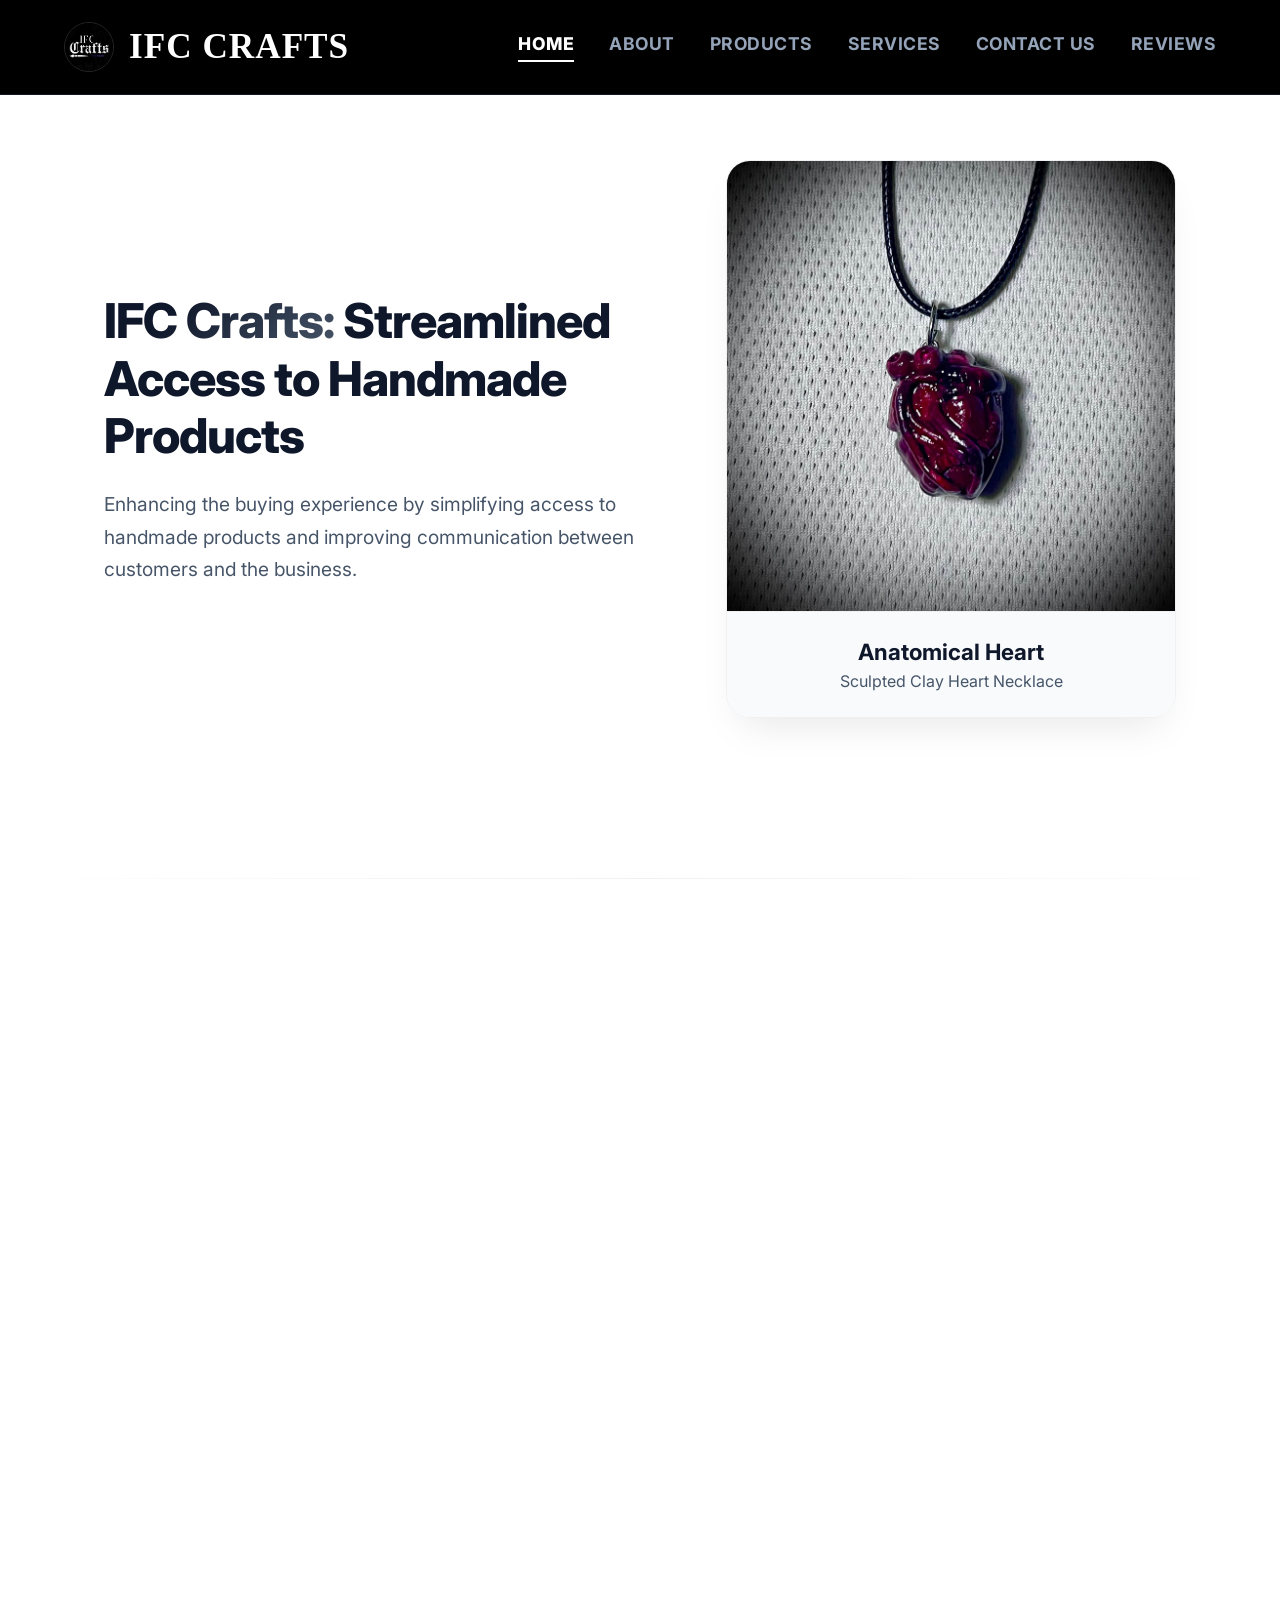
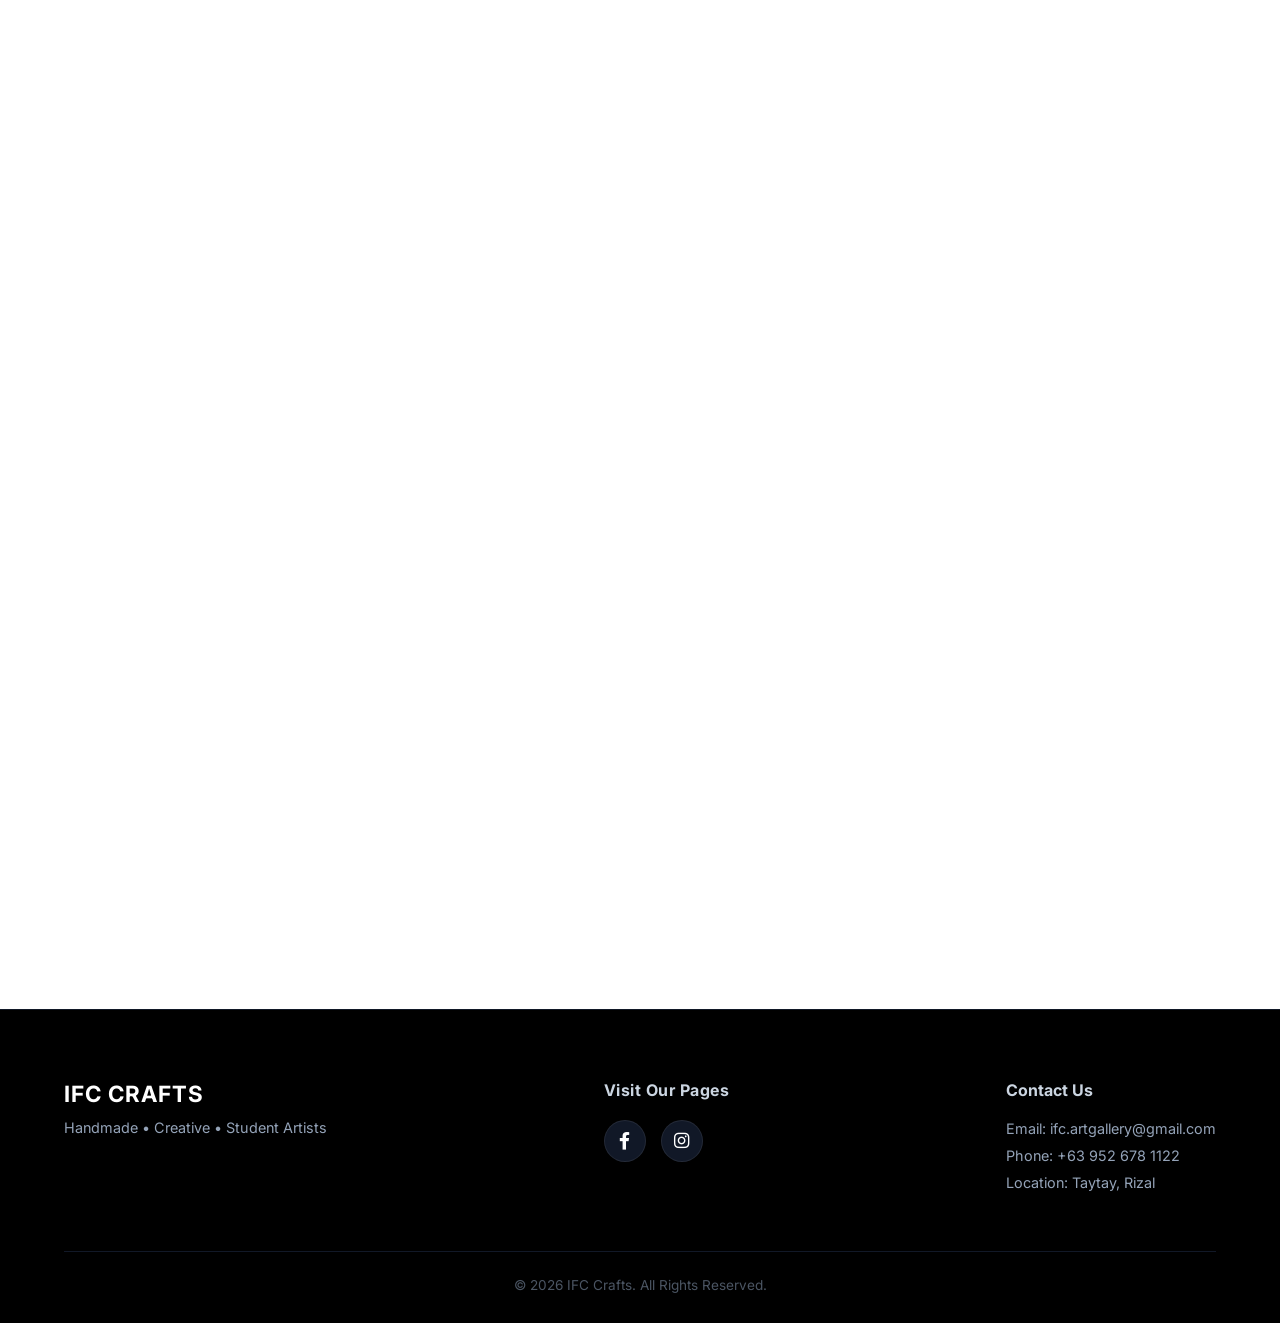
<file: index.html>
<!DOCTYPE html>
<html lang="en">
<head>
    <meta charset="UTF-8">
    <meta name="viewport" content="width=device-width, initial-scale=1.0">
    <title>IFC Crafts - Homepage</title>
    <link rel="preconnect" href="https://fonts.googleapis.com">
    <link rel="preconnect" href="https://fonts.gstatic.com" crossorigin>
    <link href="https://fonts.googleapis.com/css2?family=Inter:wght@400;700&family=The+Seasons&display=swap" rel="stylesheet">
    <link rel="stylesheet" href="styles/style.css">
    <link rel="stylesheet" href="https://cdnjs.cloudflare.com/ajax/libs/font-awesome/6.0.0/css/all.min.css">
</head>
<body>

    <header class="navbar">
        <div class="nav-container">
            <div class="logo-area">
                <img src="pics/Logo.jpg" alt="IFC Crafts Logo" class="nav-logo">
                <span class="brand-name">IFC CRAFTS</span>
            </div>
            
            <input type="checkbox" id="menu-toggle" class="menu-toggle">
            <label for="menu-toggle" class="hamburger">
                <span></span>
                <span></span>
                <span></span>
            </label>

            <nav class="nav-links">
                <a href="#home">HOME</a>
                <a href="#about">ABOUT</a>
                <a href="products.html">PRODUCTS</a>
                <a href="services.html">SERVICES</a>
                <a href="#contact">CONTACT US</a>
                <a href="reviews.html">REVIEWS</a> 
            </nav>
        </div>
    </header>

    <main class="main-wrapper">

        <section id="home" class="section-container home-section reveal">
            <div class="home-text">
                <h1 class="premium-fade-up header-glow"><span class="highlight-text">IFC Crafts:</span> Streamlined Access to Handmade Products</h1>
                <p class="premium-fade-up link-delay-1 home-subtext">Enhancing the buying experience by simplifying access to handmade products and improving communication between customers and the business.</p>
            </div>
            
            <div class="carousel-wrapper single-card-carousel premium-scale-in link-delay-2 glow-container">
                <div class="carousel-track-container">
                    <div class="carousel-track" id="auto-track">
                        
                        <div class="product-card">
                            <div class="card-image-wrapper">
                                <img src="pics/heartPendant.jpg" alt="Anatomical Heart Pendant" class="card-img">
                            </div>
                            <div class="card-info">
                                <h4>Anatomical Heart</h4>
                                <p>Sculpted Clay Heart Necklace</p>
                            </div>
                        </div>
                        
                        <div class="product-card">
                            <div class="card-image-wrapper">
                                <img src="pics/keychain2.jpg" alt="Tamagotchi Style Keychains" class="card-img">
                            </div>
                            <div class="card-info">
                                <h4>Retro Console Accents</h4>
                                <p>Handmade Miniature Clay Keychains</p>
                            </div>
                        </div>

                        <div class="product-card">
                            <div class="card-image-wrapper">
                                <img src="pics/henna2.jpg" alt="Floral Henna Design" class="card-img">
                            </div>
                            <div class="card-info">
                                <h4>Floral Henna Art</h4>
                                <p>Elegantly Linked Hand Elements</p>
                            </div>
                        </div>

                        <div class="product-card">
                            <div class="card-image-wrapper">
                                <img src="pics/stareyePendant.jpg" alt="Star Eye Pendant" class="card-img">
                            </div>
                            <div class="card-info">
                                <h4>Cosmic Eye Star</h4>
                                <p>Surrealist Statement Cord Pendant</p>
                            </div>
                        </div>

                        <div class="product-card">
                            <div class="card-image-wrapper">
                                <img src="pics/keychain3.jpg" alt="Bear Riceball Keychains" class="card-img">
                            </div>
                            <div class="card-info">
                                <h4>Onigiri Friends</h4>
                                <p>Cute Sculpted Riceball Trinkets</p>
                            </div>
                        </div>

                        <div class="product-card">
                            <div class="card-image-wrapper">
                                <img src="pics/henna.jpg" alt="Sun and Moon Henna Art" class="card-img">
                            </div>
                            <div class="card-info">
                                <h4>Celestial Henna</h4>
                                <p>Custom Sun & Moon Temporary Ink</p>
                            </div>
                        </div>

                        <div class="product-card">
                            <div class="card-image-wrapper">
                                <img src="pics/keychain.jpg" alt="White Seal Keychains" class="card-img">
                            </div>
                            <div class="card-info">
                                <h4>Seal Friends</h4>
                                <p>Handmade Cute Chubby Seal Trinkets</p>
                            </div>
                        </div>

                        <div class="product-card">
                            <div class="card-image-wrapper">
                                <img src="pics/henna3.jpg" alt="Red Bow Henna Tattoo 888" class="card-img">
                            </div>
                            <div class="card-info">
                                <h4>Coquette Ribbon Art</h4>
                                <p>Minimalist Tinted Line Illustration</p>
                            </div>
                        </div>

                    </div>
                </div>
            </div>
        </section>

        <hr class="section-divider">

        <section id="about" class="section-container about-section reveal">
            <div class="about-logo-wrapper premium-scale-in">
                <img src="pics/Logo.jpg" alt="IFC Crafts Large Logo" class="about-big-logo">
            </div>
    
            <div class="about-text">
                <h2 class="gothic-title premium-fade-up highlight-text">About Us</h2>
                <p class="subtitle premium-fade-up link-delay-1">Learn more about our business</p>
        
                <h3 class="premium-fade-up link-delay-2 text-black">Crafting Creativity with Purpose</h3>
                <p class="description premium-fade-up link-delay-3">
                IFC Crafts is a handmade craft business run by student artists, dedicated to providing customers with unique, high-quality, and personalized products such as necklaces, keychains, and henna art. The business aims to deliver a more organized and efficient experience by making product browsing, pricing, and ordering easier and more accessible. Through creativity and craftsmanship, IFC Crafts connects local artistry with customers in a more structured and convenient way.
                </p>
            </div>
        </section>
        <section id="contact" class="section-container contact-section reveal">
            <h2 class="gothic-title center-text premium-fade-up highlight-text">Contact Us</h2>
            
            <div class="form-container premium-fade-up link-delay-1 form-glow">
                <form action="https://formspree.io/f/YOUR_UNIQUE_ID" method="POST">
                    <div class="input-group">
                        <label for="email">Email</label>
                        <input type="email" id="email" name="email" required placeholder="your.email@example.com">
                    </div>
    
                    <div class="input-group">
                        <label for="subject">Subject</label>
                        <input type="text" id="subject" name="_subject" required placeholder="How can we help?">
                    </div>
    
                    <div class="input-group">
                        <label for="message">Message</label>
                        <textarea id="message" name="message" rows="6" required placeholder="Type your inquiry details here..."></textarea>
                    </div>
    
                <button type="submit" class="submit-btn">
                    Send Message <i class="fas fa-paper-plane" style="margin-left: 8px; font-size: 0.85rem;"></i>
                </button>
                </form>
            </div>
        </section>

    </main>

    <footer class="footer">
        <div class="footer-container">
            <div class="footer-brand">
                <h3>IFC CRAFTS</h3>
                <p>Handmade • Creative • Student Artists</p>
            </div>
            
            <div class="footer-socials">
                <h4>Visit Our Pages</h4>
                    <div class="social-icons">
                    <a href="https://www.facebook.com/share/1FCM4HD3Uy/" target="_blank" class="social-icon fb">
                    <i class="fab fa-facebook-f"></i>
                </a>
                    <a href="https://www.instagram.com/ifc_crafts?fbclid=IwY2xjawR9bL9leHRuA2FlbQIxMABicmlkETFLREZkOW5oRlUwV1p0SmI2c3J0YwZhcHBfaWQQMjIyMDM5MTc4ODIwMDg5MgABHqOFW1DUT4je-uGwDYlBzD3nbKcqX8M3lHsp7Jydc3wK8p5hkFXS-ncKt6j0_aem_1enSv-P-OlO4m32z-_7O_g" target="_blank" class="social-icon ig">
                     <i class="fab fa-instagram"></i>
                </a>
                    </div>
             </div>
            
            <div class="footer-contact">
                <h4>Contact Us</h4>
                <p>Email: ifc.artgallery@gmail.com</p>
                <p>Phone: +63 952 678 1122</p>
                <p>Location: Taytay, Rizal</p>
            </div>
        </div>
        <div class="footer-bottom">
            <p>&copy; 2026 IFC Crafts. All Rights Reserved.</p>
        </div>
    </footer>

    <script>
        const track = document.getElementById('auto-track');
        const cards = Array.from(track.children);
        
        const firstClone = cards[0].cloneNode(true);
        track.appendChild(firstClone);
        
        let currentIndex = 0;
        const totalCards = cards.length;
        const slideSpeed = 2000; 
        let slideInterval;

        function startSlideLoop() {
            slideInterval = setInterval(() => {
                currentIndex++;
                track.style.transition = "transform 0.8s cubic-bezier(0.2, 1, 0.2, 1)"; 
                track.style.transform = `translateX(-${currentIndex * 100}%)`;

                if (currentIndex === totalCards) {
                    setTimeout(() => {
                        track.style.transition = "none";
                        currentIndex = 0;
                        track.style.transform = `translateX(0%)`;
                    }, 800); 
                }
            }, slideSpeed);
        }

        startSlideLoop();
        track.addEventListener('mouseenter', () => clearInterval(slideInterval));
        track.addEventListener('mouseleave', startSlideLoop);
        
        const sections = document.querySelectorAll('section[id]');
        const navLinks = document.querySelectorAll('.nav-links a');

        const observerOptions = {
            root: null,
            rootMargin: '-45% 0px -45% 0px', 
            threshold: 0.05
        };

        const sectionObserver = new IntersectionObserver((entries) => {
            entries.forEach(entry => {
                if (entry.isIntersecting) {
                    // 1. Navbar dynamic underlining update
                    const activeId = entry.target.getAttribute('id');
                    navLinks.forEach(link => {
                        link.classList.remove('active');
                        if (link.getAttribute('href') === `#${activeId}`) {
                            link.classList.add('active');
                        }
                    });

                    entry.target.classList.add('active-scroll');
                } else {
                    entry.target.classList.remove('active-scroll');
                }
            });
        }, observerOptions);

        sections.forEach(section => sectionObserver.observe(section));

        document.querySelectorAll('.nav-links a').forEach(link => {
            link.addEventListener('click', () => {
                document.getElementById('menu-toggle').checked = false;
            });
        });

        document.querySelector("form").addEventListener("submit", function(e) {
            e.preventDefault(); 
    
            const formContainer = document.querySelector(".form-container");
            formContainer.innerHTML = `
                <div style="text-align: center; padding: 50px;">
                    <i class="fas fa-check-circle" style="font-size: 3rem; color: #10b981; margin-bottom: 20px;"></i>
                    <h3>Message Sent Successfully!</h3>
                    <p>Thank you for reaching out. We will get back to you soon.</p>
                </div>
            `;
        });
    </script>
</body>
</html>
</file>
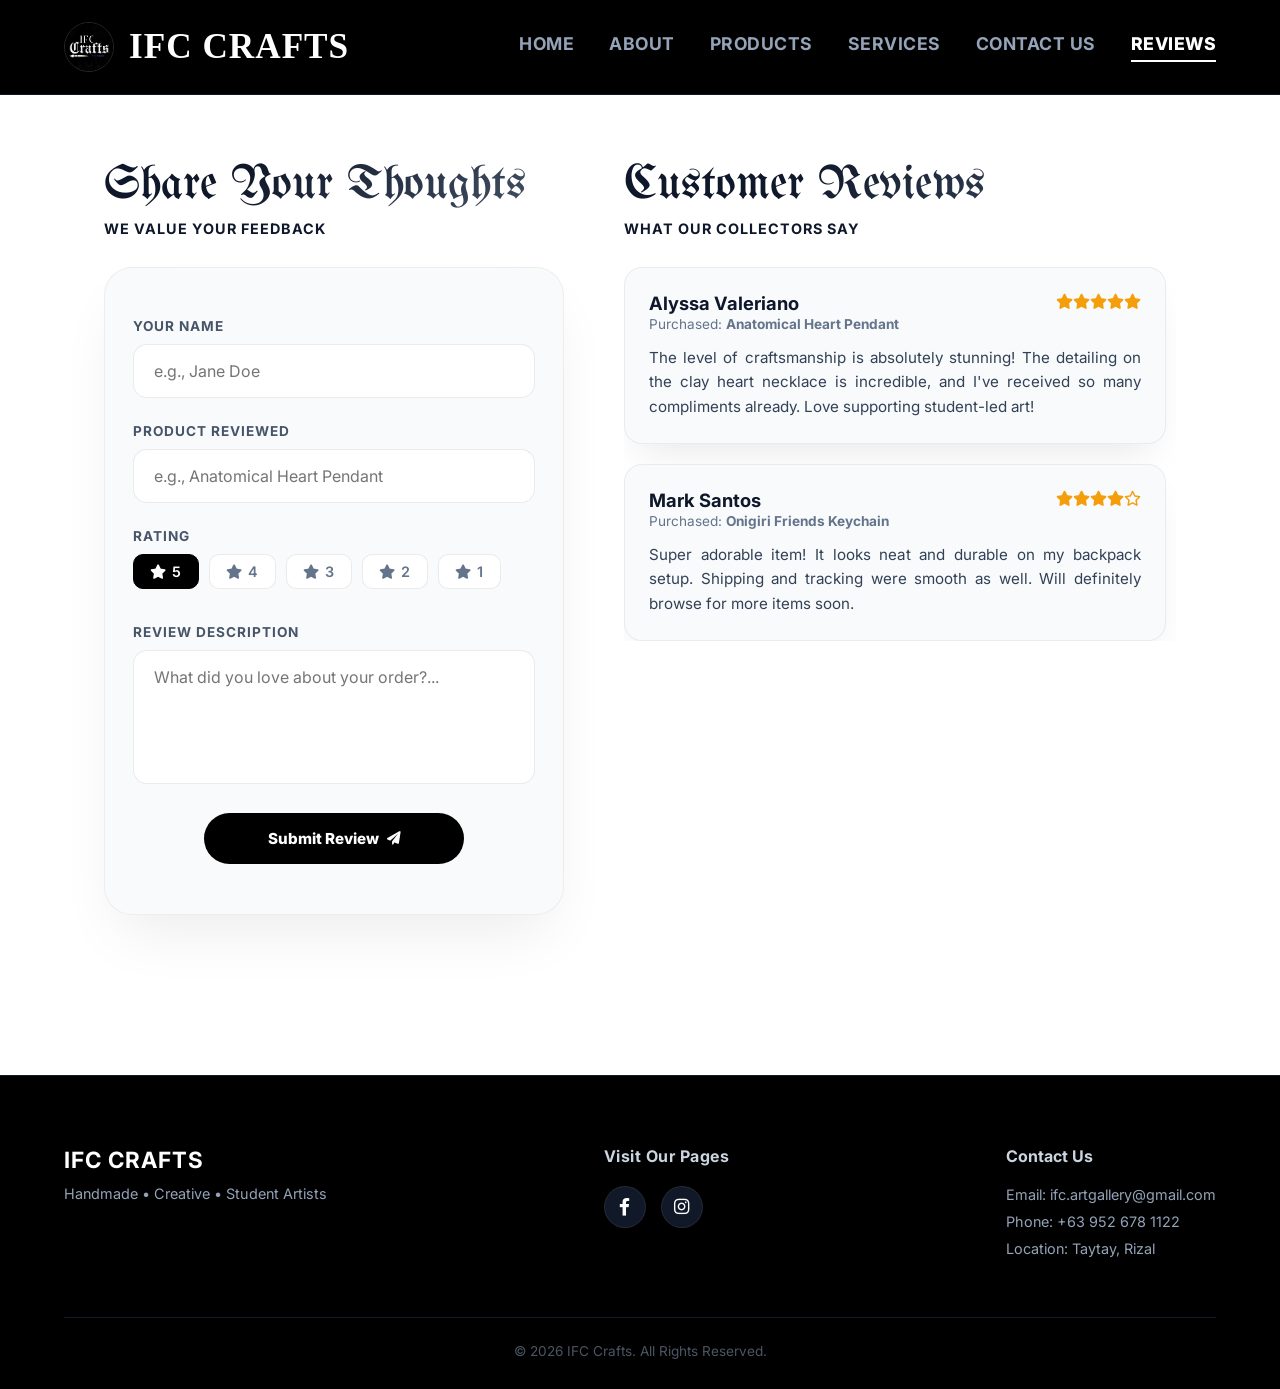
<file: reviews.html>
<!DOCTYPE html>
<html lang="en">
<head>
    <meta charset="UTF-8">
    <meta name="viewport" content="width=device-width, initial-scale=1.0">
    <title>IFC Crafts - Reviews</title>
    <link rel="preconnect" href="https://fonts.googleapis.com">
    <link rel="preconnect" href="https://fonts.gstatic.com" crossorigin>
    <link href="https://fonts.googleapis.com/css2?family=Inter:wght@400;700&family=The+Seasons&display=swap" rel="stylesheet">
    <link rel="stylesheet" href="styles/style.css">
    <link rel="stylesheet" href="https://cdnjs.cloudflare.com/ajax/libs/font-awesome/6.0.0/css/all.min.css">
</head>
<body>

    <header class="navbar">
        <div class="nav-container">
            <div class="logo-area">
                <img src="pics/Logo.jpg" alt="IFC Crafts Logo" class="nav-logo">
                <span class="brand-name">IFC CRAFTS</span>
            </div>
           
            <input type="checkbox" id="menu-toggle" class="menu-toggle">
            <label for="menu-toggle" class="hamburger">
                <span></span>
                <span></span>
                <span></span>
            </label>

            <nav class="nav-links">
                <a href="index.html">HOME</a>
                <a href="index.html#about">ABOUT</a>
                <a href="products.html">PRODUCTS</a>
                <a href="services.html">SERVICES</a>
                <a href="index.html#contact">CONTACT US</a>
                <a href="reviews.html" class="active">REVIEWS</a>
            </nav>
        </div>
    </header>

    <main class="main-wrapper">
        
        <section id="reviews-section" class="section-container reviews-page-layout reveal active-scroll">
            
            <div class="review-form-wrapper premium-fade-up">
                <h2 class="gothic-title highlight-text">Share Your Thoughts</h2>
                <p class="subtitle text-black" style="margin-bottom: 30px; font-weight: 700; text-transform: uppercase; letter-spacing: 1px; font-size: 0.9rem;">We value your feedback</p>
                
                <div class="form-container form-glow" style="max-width: 100%; margin: 0;">
                    <form id="reviewForm">
                        <div class="input-group">
                            <label for="reviewerName">Your Name</label>
                            <input type="text" id="reviewerName" required placeholder="e.g., Jane Doe">
                        </div>
           
                        <div class="input-group">
                            <label for="productSelected">Product Reviewed</label>
                            <input type="text" id="productSelected" required placeholder="e.g., Anatomical Heart Pendant">
                        </div>

                        <div class="input-group">
                            <label>Rating</label>
                            <div class="rating-select">
                                <input type="radio" name="ratingStar" id="star5" value="5" checked><label for="star5"><i class="fas fa-star"></i> 5</label>
                                <input type="radio" name="ratingStar" id="star4" value="4"><label for="star4"><i class="fas fa-star"></i> 4</label>
                                <input type="radio" name="ratingStar" id="star3" value="3"><label for="star3"><i class="fas fa-star"></i> 3</label>
                                <input type="radio" name="ratingStar" id="star2" value="2"><label for="star2"><i class="fas fa-star"></i> 2</label>
                                <input type="radio" name="ratingStar" id="star1" value="1"><label for="star1"><i class="fas fa-star"></i> 1</label>
                            </div>
                        </div>
           
                        <div class="input-group">
                            <label for="reviewMessage">Review Description</label>
                            <textarea id="reviewMessage" rows="5" required placeholder="What did you love about your order?..."></textarea>
                        </div>
           
                        <button type="submit" class="submit-btn">
                            Submit Review <i class="fas fa-paper-plane" style="margin-left: 8px; font-size: 0.85rem;"></i>
                        </button>
                    </form>
                </div>
            </div>

            <div class="reviews-feed-wrapper premium-scale-in link-delay-1">
                <h2 class="gothic-title highlight-text">Customer Reviews</h2>
                <p class="subtitle text-black" style="margin-bottom: 30px; font-weight: 700; text-transform: uppercase; letter-spacing: 1px; font-size: 0.9rem;">What our collectors say</p>
                
                <div class="reviews-feed" id="reviewsFeed">
                    
                    <div class="review-card glow-container">
                        <div class="review-header">
                            <div>
                                <h4 class="reviewer-name">Alyssa Valeriano</h4>
                                <span class="reviewed-product">Purchased: <strong>Anatomical Heart Pendant</strong></span>
                            </div>
                            <div class="review-stars">
                                <i class="fas fa-star"></i><i class="fas fa-star"></i><i class="fas fa-star"></i><i class="fas fa-star"></i><i class="fas fa-star"></i>
                            </div>
                        </div>
                        <p class="review-text">The level of craftsmanship is absolutely stunning! The detailing on the clay heart necklace is incredible, and I've received so many compliments already. Love supporting student-led art!</p>
                    </div>

                    <div class="review-card glow-container">
                        <div class="review-header">
                            <div>
                                <h4 class="reviewer-name">Mark Santos</h4>
                                <span class="reviewed-product">Purchased: <strong>Onigiri Friends Keychain</strong></span>
                            </div>
                            <div class="review-stars">
                                <i class="fas fa-star"></i><i class="fas fa-star"></i><i class="fas fa-star"></i><i class="fas fa-star"></i><i class="far fa-star"></i>
                            </div>
                        </div>
                        <p class="review-text">Super adorable item! It looks neat and durable on my backpack setup. Shipping and tracking were smooth as well. Will definitely browse for more items soon.</p>
                    </div>

                </div>
            </div>

        </section>
    </main>

    <footer class="footer">
        <div class="footer-container">
            <div class="footer-brand">
                <h3>IFC CRAFTS</h3>
                <p>Handmade • Creative • Student Artists</p>
            </div>
           
            <div class="footer-socials">
                <h4>Visit Our Pages</h4>
                <div class="social-icons">
                    <a href="https://www.facebook.com/share/1FCM4HD3Uy/" target="_blank" class="social-icon fb"><i class="fab fa-facebook-f"></i></a>
                    <a href="https://www.instagram.com/ifc_crafts?..." target="_blank" class="social-icon ig"><i class="fab fa-instagram"></i></a>
                </div>
             </div>
           
            <div class="footer-contact">
                <h4>Contact Us</h4>
                <p>Email: ifc.artgallery@gmail.com</p>
                <p>Phone: +63 952 678 1122</p>
                <p>Location: Taytay, Rizal</p>
            </div>
        </div>
        <div class="footer-bottom">
            <p>&copy; 2026 IFC Crafts. All Rights Reserved.</p>
        </div>
    </footer>

    <script>
        const reviewForm = document.getElementById('reviewForm');
        const reviewsFeed = document.getElementById('reviewsFeed');

        let savedReviews = JSON.parse(localStorage.getItem('ifc_crafts_reviews')) || [];

        function generateStars(rating) {
            let starsHTML = '';
            for (let i = 1; i <= 5; i++) {
                if (i <= rating) {
                    starsHTML += '<i class="fas fa-star"></i>';
                } else {
                    starsHTML += '<i class="far fa-star"></i>';
                }
            }
            return starsHTML;
        }

        function renderReviewCard(reviewObj, isNewSubmission = false) {
            const card = document.createElement('div');

            card.className = `review-card glow-container ${isNewSubmission ? 'user-submitted' : ''}`;
            
            card.innerHTML = `
                <div class="review-header">
                    <div>
                        <h4 class="reviewer-name">${reviewObj.name}</h4>
                        <span class="reviewed-product">Purchased: <strong>${reviewObj.product}</strong></span>
                    </div>
                    <div class="review-stars">
                        ${generateStars(reviewObj.rating)}
                    </div>
                </div>
                <p class="review-text">${reviewObj.text}</p>
            `;
            
            reviewsFeed.insertBefore(card, reviewsFeed.firstChild);
        }

        function loadSavedReviews() {
            savedReviews.forEach(review => {
                renderReviewCard(review, false);
            });
        }

        loadSavedReviews();

        reviewForm.addEventListener('submit', function(event) {
            event.preventDefault(); 

            const name = document.getElementById('reviewerName').value;
            const product = document.getElementById('productSelected').value;
            const textContent = document.getElementById('reviewMessage').value;
            const ratingValue = parseInt(document.querySelector('input[name="ratingStar"]:checked').value);

            const newReview = {
                name: name,
                product: product,
                text: textContent,
                rating: ratingValue
            };

            savedReviews.push(newReview);
            localStorage.setItem('ifc_crafts_reviews', JSON.stringify(savedReviews));

            renderReviewCard(newReview, true);

            reviewForm.reset();
        });

        document.querySelectorAll('.nav-links a').forEach(link => {
            link.addEventListener('click', () => {
                document.getElementById('menu-toggle').checked = false;
            });
        });
    </script>
</body>
</html>
</file>
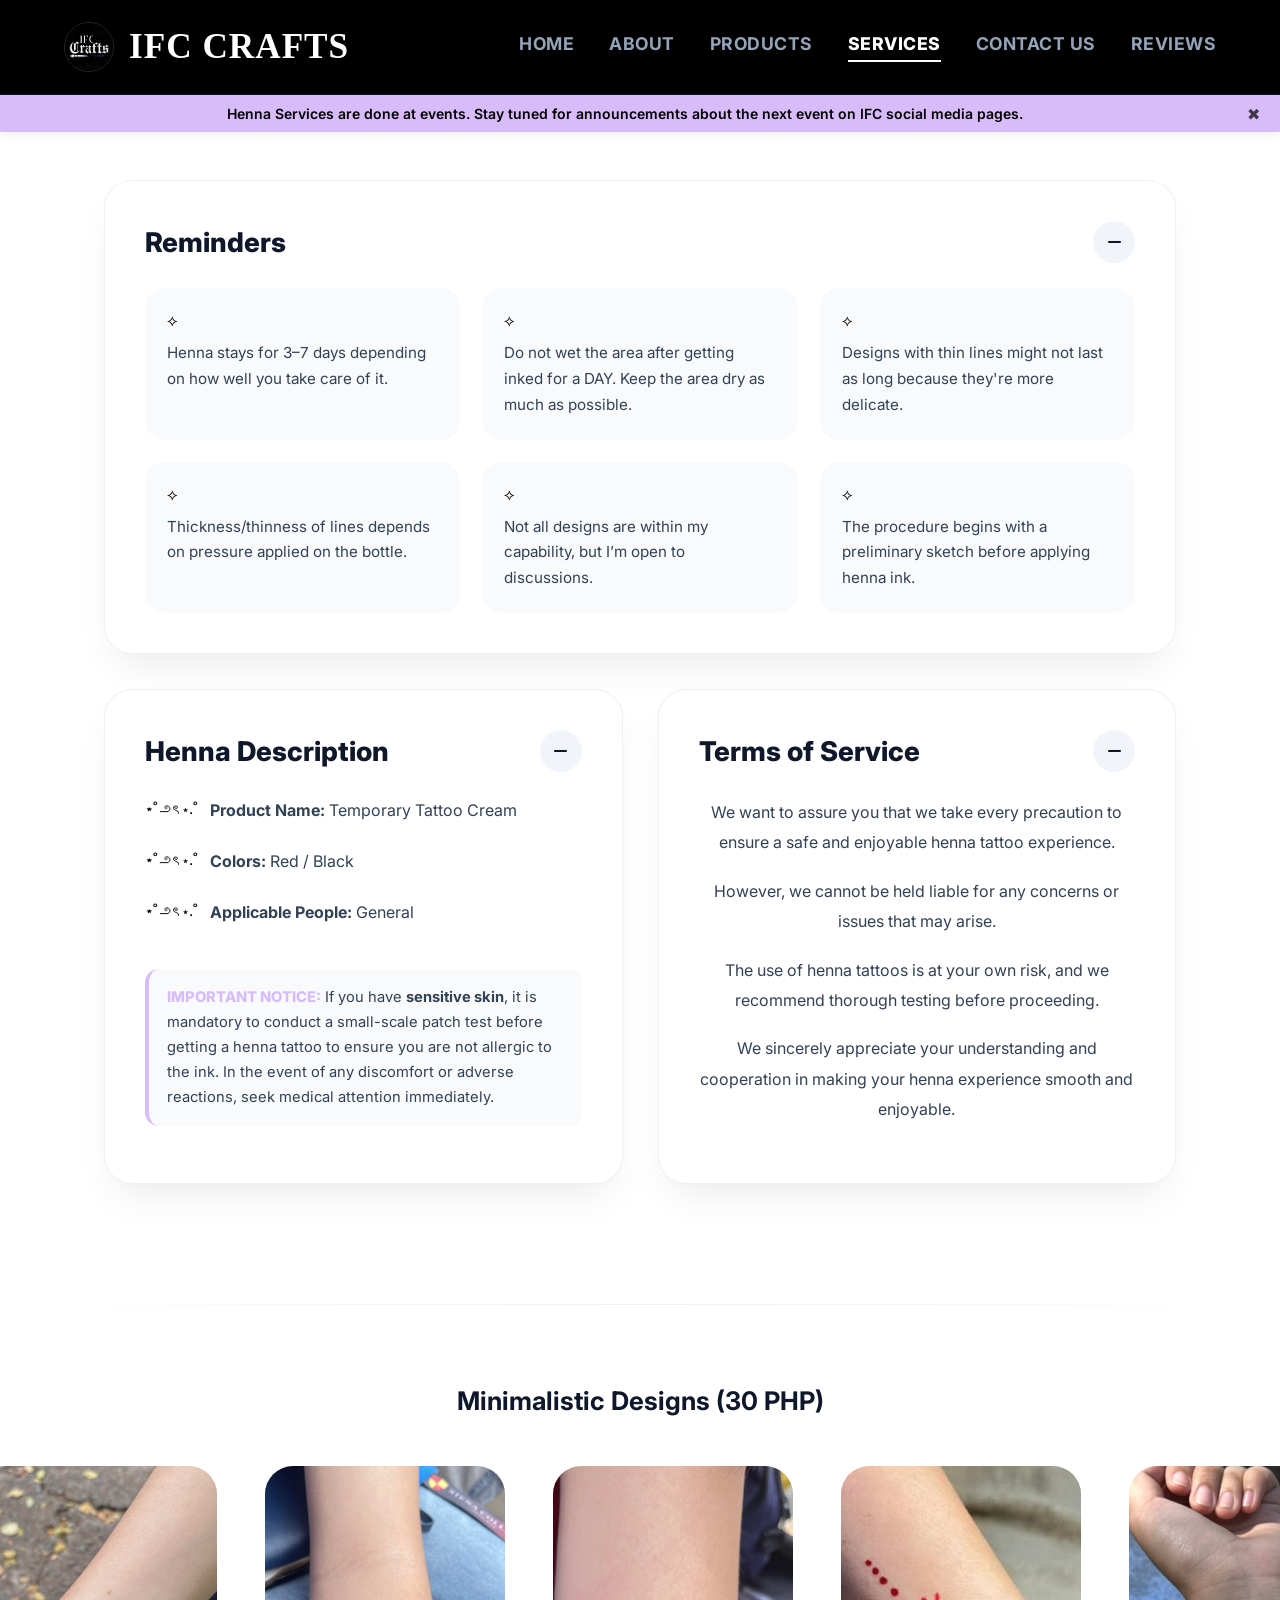
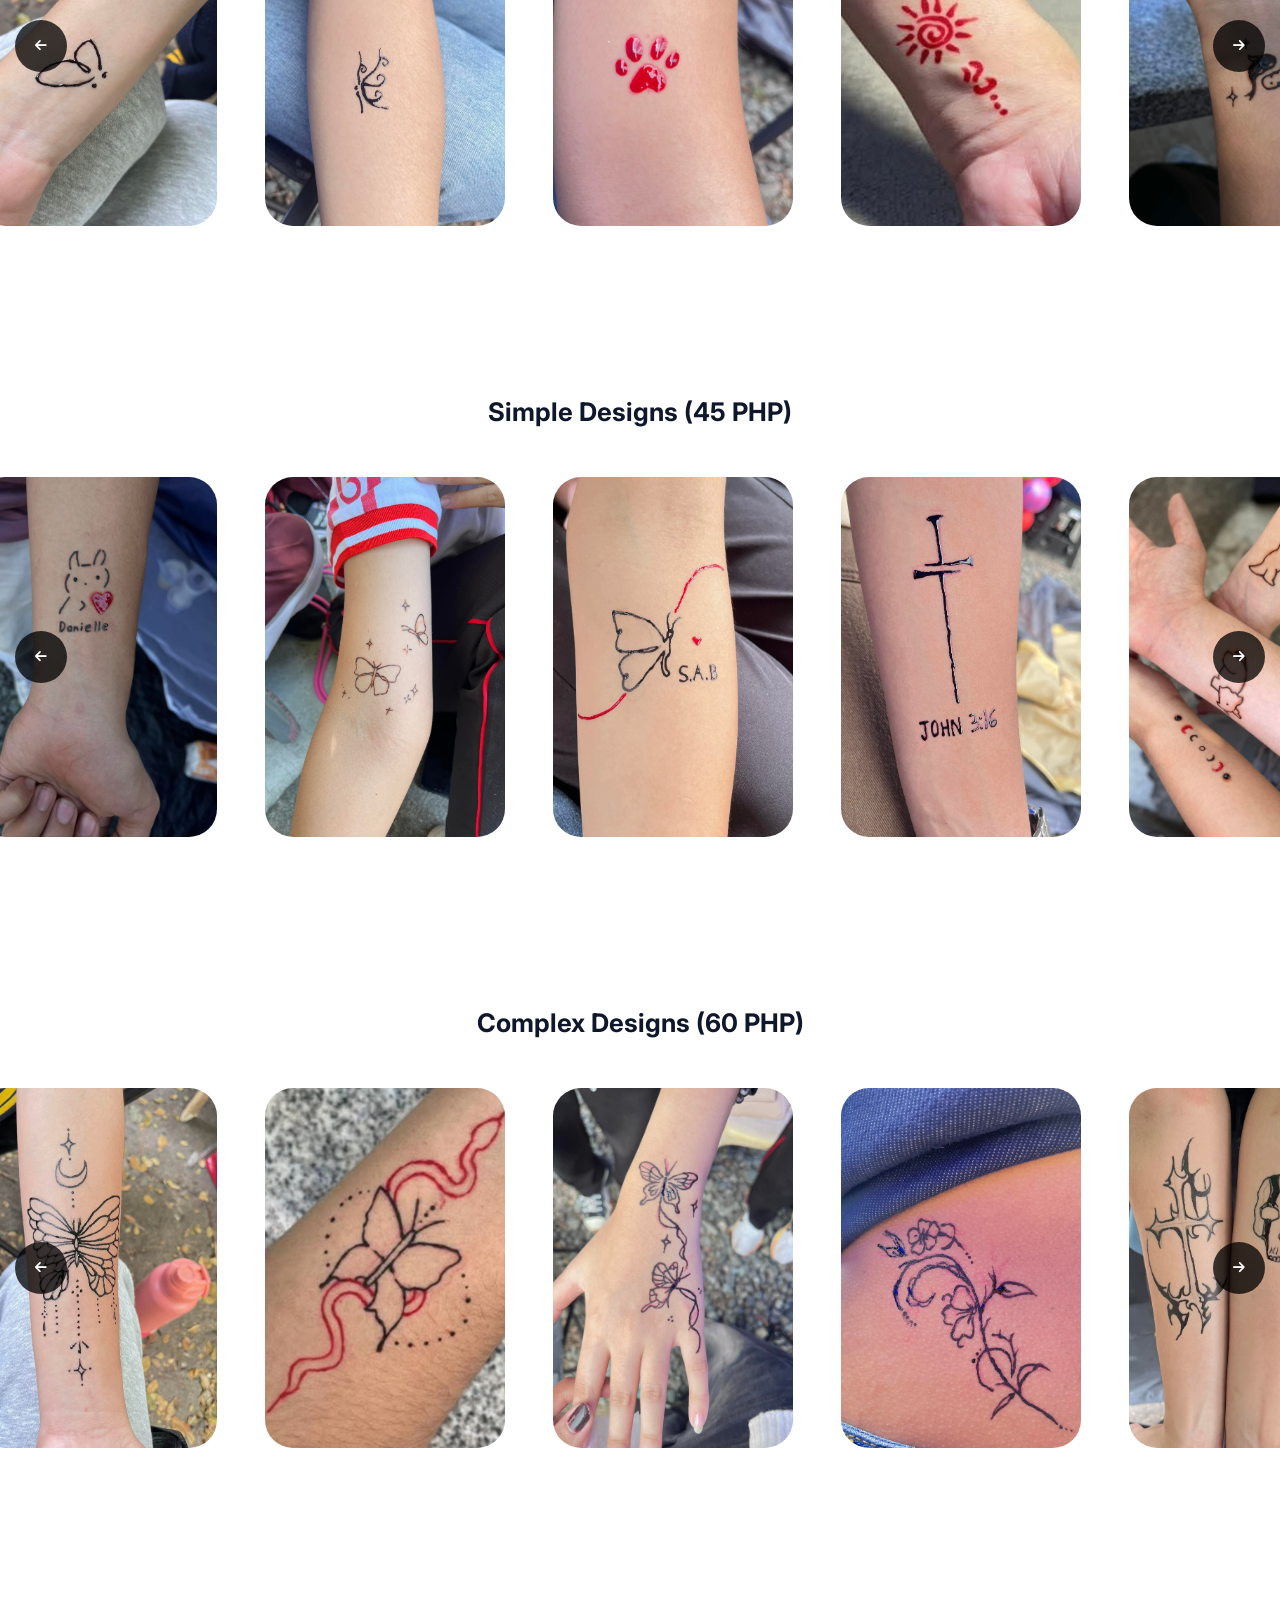
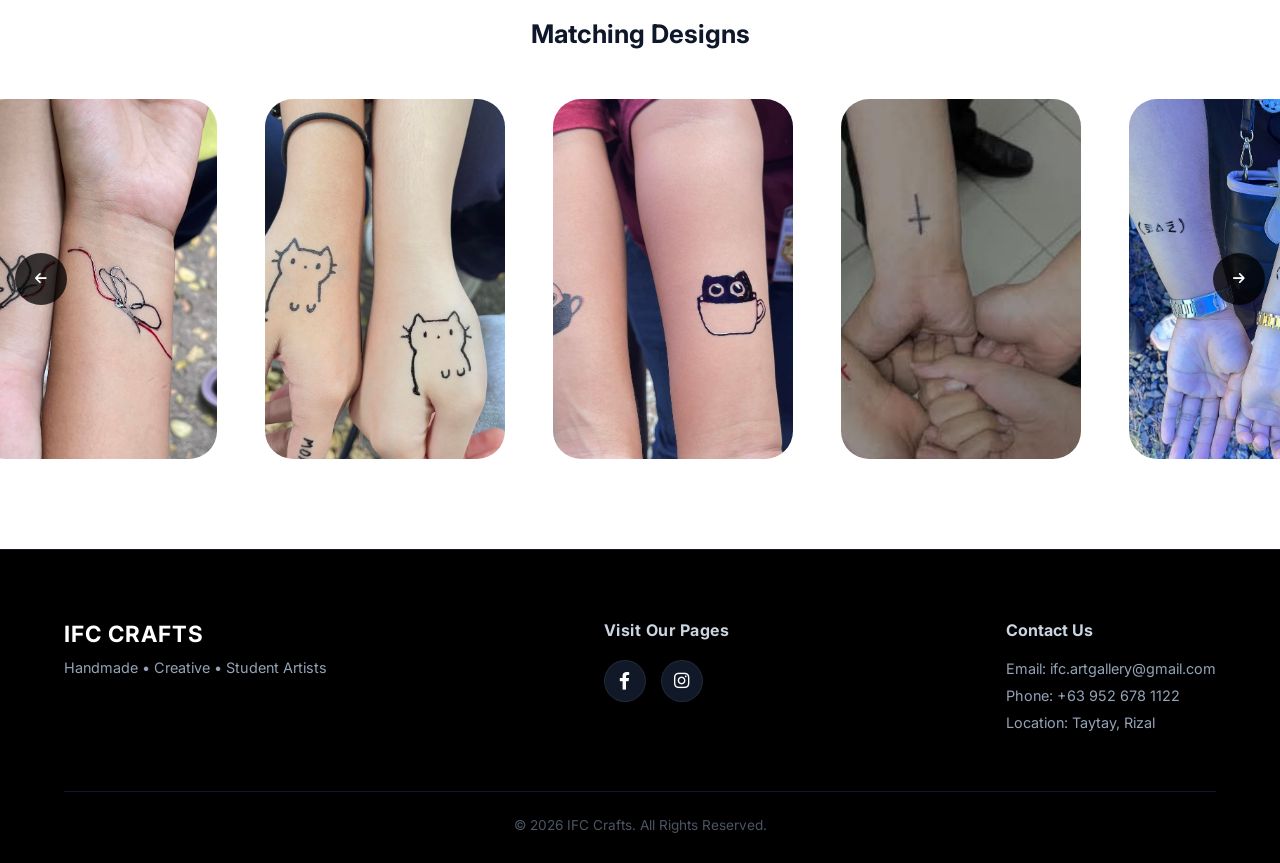
<file: services.html>
<!DOCTYPE html>
<html lang="en">
<head>
    <meta charset="UTF-8">
    <meta name="viewport" content="width=device-width, initial-scale=1.0">
    <title>IFC Crafts - Services Page</title>
    <link rel="preconnect" href="https://fonts.googleapis.com">
    <link rel="preconnect" href="https://fonts.gstatic.com" crossorigin>
    <link href="https://fonts.googleapis.com/css2?family=Inter:wght@400;700&family=The+Seasons&display=swap" rel="stylesheet">
    <link rel="stylesheet" href="styles/services.css">
    <link rel="stylesheet" href="https://cdnjs.cloudflare.com/ajax/libs/font-awesome/6.0.0/css/all.min.css">
</head>
<body>

<header class="navbar">
        <div class="nav-container">
            <div class="logo-area">
                <img src="pictures/IFCLogo.jpg" alt="IFC Crafts Logo" class="nav-logo">
                <span class="brand-name">IFC CRAFTS</span>
            </div>
            
            <input type="checkbox" id="menu-toggle" class="menu-toggle">
            <label for="menu-toggle" class="hamburger">
                <span></span>
                <span></span>
                <span></span>
            </label>

            <nav class="nav-links">
                <a href="index.html">HOME</a>
                <a href="index.html#about">ABOUT</a>
                <a href="products.html">PRODUCTS</a>
                <a href="#" class="active" >SERVICES</a>
                <a href="index.html#contact">CONTACT US</a>
                <a href="reviews.html">REVIEWS</a>
            </nav>
        </div>
    </header>

<div id="hellobar-bar" class="regular closable">
    <div class="hb-content-wrapper">
        <div class="hb-text-wrapper">
            <div class="hb-headline-text">
                <p><span>Henna Services are done at events. Stay tuned for announcements about the next event on IFC social media pages.</span></p>
            </div>
        </div>
    </div>
    <div class="hb-close-wrapper">
        <a href="javascript:void(0);" class="icon-close" onclick="$('#hellobar-bar').fadeOut()">&#10006;</a>
    </div>
</div>

<script src="https://ajax.googleapis.com/ajax/libs/jquery/3.2.1/jquery.min.js"></script>

<main class="main-wrapper">

<section class="reminders-section">

    <div class="section-container reminders-wrapper">

<div class="top-reminder-card glow-container collapsible-card">

    <div class="card-header">
        <h2 class="card-title">Reminders</h2>

        <button class="collapse-btn">
            <i class="fas fa-minus"></i>
        </button>
    </div>

    <div class="card-content">

        <div class="reminder-grid">

            <div class="reminder-box">
                <span>⟡</span>
                <p>Henna stays for 3–7 days depending on how well you take care of it.</p>
            </div>

            <div class="reminder-box">
                <span>⟡</span>
                <p>Do not wet the area after getting inked for a DAY. Keep the area dry as much as possible.</p>
            </div>

            <div class="reminder-box">
                <span>⟡</span>
                <p>Designs with thin lines might not last as long because they're more delicate.</p>
            </div>

            <div class="reminder-box">
                <span>⟡</span>
                <p>Thickness/thinness of lines depends on pressure applied on the bottle.</p>
            </div>

            <div class="reminder-box">
                <span>⟡</span>
                <p>Not all designs are within my capability, but I’m open to discussions.</p>
            </div>

            <div class="reminder-box">
                <span>⟡</span>
                <p>The procedure begins with a preliminary sketch before applying henna ink.</p>
            </div>

        </div>

    </div>

</div>

        <div class="bottom-cards">

            <div class="henna-card glow-container collapsible-card">

    <div class="card-header">
        <h2 class="card-title">Henna Description</h2>

        <button class="collapse-btn">
            <i class="fas fa-minus"></i>
        </button>
    </div>

    <div class="card-content">

        <div class="henna-info">

            <div class="henna-line">
                <span>⋆˚౨ৎ ⋆.˚</span>
                <p><strong>Product Name:</strong> Temporary Tattoo Cream</p>
            </div>

            <div class="henna-line">
                <span>⋆˚౨ৎ ⋆.˚</span>
                <p><strong>Colors:</strong> Red / Black</p>
            </div>

            <div class="henna-line">
                <span>⋆˚౨ৎ ⋆.˚</span>
                <p><strong>Applicable People:</strong> General</p>
            </div>

	    <div class="henna-notice">
    		<p>
       		 <strong class="notice-title">IMPORTANT NOTICE:</strong>
        		If you have <strong>sensitive skin</strong>, it is mandatory to conduct a small-scale patch test before getting a henna tattoo to ensure you are not allergic to the ink. In the event of any discomfort or adverse reactions, seek medical attention immediately.
    		</p>
	</div>

        </div>

    </div>

</div>
            <div class="tos-card glow-container collapsible-card">

    <div class="card-header">
        <h2 class="card-title">Terms of Service</h2>

        <button class="collapse-btn">
            <i class="fas fa-minus"></i>
        </button>
    </div>

    <div class="card-content">

        <p>
            We want to assure you that we take every precaution to ensure
            a safe and enjoyable henna tattoo experience.
        </p>

        <p>
            However, we cannot be held liable for any concerns or issues
            that may arise.
        </p>

	<p>
            The use of henna tattoos is at your own risk, and we recommend thorough testing before proceeding.
        </p>

        <p>
            We sincerely appreciate your understanding and cooperation
            in making your henna experience smooth and enjoyable.
        </p>

    </div>

</div>

</section>

    <hr class="section-divider">

    <!-- MINIMALISTIC -->
<section class="gallery-section">
    <div class="gallery-header">
        <h2>Minimalistic Designs (30 PHP)</h2>
    </div>

    <div class="carousel-wrapper">

        <button class="carousel-btn prev">
            <i class="fas fa-arrow-left"></i>
        </button>

        <div class="carousel-track" id="minimalistic-track"></div>

        <button class="carousel-btn next">
            <i class="fas fa-arrow-right"></i>
        </button>

    </div>
</section>

<section class="gallery-section">
    <div class="gallery-header">
        <h2>Simple Designs (45 PHP)</h2>
    </div>

    <div class="carousel-wrapper">

        <button class="carousel-btn prev">
            <i class="fas fa-arrow-left"></i>
        </button>

        <div class="carousel-track" id="simple-track"></div>

        <button class="carousel-btn next">
            <i class="fas fa-arrow-right"></i>
        </button>

    </div>
</section>

<section class="gallery-section">
    <div class="gallery-header">
        <h2>Complex Designs (60 PHP)</h2>
    </div>

    <div class="carousel-wrapper">

        <button class="carousel-btn prev">
            <i class="fas fa-arrow-left"></i>
        </button>

        <div class="carousel-track" id="complex-track"></div>

        <button class="carousel-btn next">
            <i class="fas fa-arrow-right"></i>
        </button>

    </div>
</section>

<section class="gallery-section">
    <div class="gallery-header">
        <h2>Matching Designs</h2>
    </div>

    <div class="carousel-wrapper">

        <button class="carousel-btn prev">
            <i class="fas fa-arrow-left"></i>
        </button>

        <div class="carousel-track" id="matching-track"></div>

        <button class="carousel-btn next">
            <i class="fas fa-arrow-right"></i>
        </button>

    </div>
</section>

</main>

<footer class="footer">
        <div class="footer-container">
            <div class="footer-brand">
                <h3>IFC CRAFTS</h3>
                <p>Handmade • Creative • Student Artists</p>
            </div>
            
            <div class="footer-socials">
                <h4>Visit Our Pages</h4>
                    <div class="social-icons">
                    <a href="https://www.facebook.com/share/1FCM4HD3Uy/" target="_blank" class="social-icon fb">
                    <i class="fab fa-facebook-f"></i>
                </a>
                    <a href="https://www.instagram.com/ifc_crafts?fbclid=IwY2xjawR9bL9leHRuA2FlbQIxMABicmlkETFLREZkOW5oRlUwV1p0SmI2c3J0YwZhcHBfaWQQMjIyMDM5MTc4ODIwMDg5MgABHqOFW1DUT4je-uGwDYlBzD3nbKcqX8M3lHsp7Jydc3wK8p5hkFXS-ncKt6j0_aem_1enSv-P-OlO4m32z-_7O_g" target="_blank" class="social-icon ig">
                     <i class="fab fa-instagram"></i>
                </a>
                    </div>
             </div>
            
            <div class="footer-contact">
                <h4>Contact Us</h4>
                <p>Email: ifc.artgallery@gmail.com</p>
                <p>Phone: +63 952 678 1122</p>
                <p>Location: Taytay, Rizal</p>
            </div>
        </div>
        <div class="footer-bottom">
            <p>&copy; 2026 IFC Crafts. All Rights Reserved.</p>
        </div>
    </footer>

<script>

const collapseButtons = document.querySelectorAll(".collapse-btn");

collapseButtons.forEach(button => {

    button.addEventListener("click", () => {

        const card = button.closest(".collapsible-card");

        card.classList.toggle("collapsed");

        const icon = button.querySelector("i");

        if(card.classList.contains("collapsed")) {
            icon.classList.remove("fa-minus");
            icon.classList.add("fa-plus");
        } else {
            icon.classList.remove("fa-plus");
            icon.classList.add("fa-minus");
        }

    });

});

</script>

<script>

async function loadGallery() {

    const response = await fetch("hennadesigns.json");
    const data = await response.json();

    const sections = {
        minimalistic: document.getElementById("minimalistic-track"),
        simple: document.getElementById("simple-track"),
        complex: document.getElementById("complex-track"),
        matching: document.getElementById("matching-track")
    };

    function createCard(item) {

        const card = document.createElement("div");
        card.className = "gallery-card";

        card.innerHTML = `
            <img src="${item.image}" alt="${item.name}" loading="lazy">
        `;

        return card;
    }

    data.forEach(item => {

        const path = item.image.toLowerCase();

if (path.includes("/minimalistic/")) {
    sections.minimalistic.appendChild(createCard(item));
}

else if (path.includes("/simple/")) {
    sections.simple.appendChild(createCard(item));
}

else if (path.includes("/complex/")) {
    sections.complex.appendChild(createCard(item));
}

else if (path.includes("/matching/")) {
    sections.matching.appendChild(createCard(item));
}

    });

    initializeCarousels();
}

function initializeCarousels() {

    const wrappers = document.querySelectorAll(".carousel-wrapper");

    wrappers.forEach(wrapper => {

        const track = wrapper.querySelector(".carousel-track");
        const prevBtn = wrapper.querySelector(".prev");
        const nextBtn = wrapper.querySelector(".next");

        let isHovered = false;
        let autoScroll;

        // DUPLICATE ITEMS FOR INFINITE EFFECT
        requestAnimationFrame(() => {
    const originalItems = Array.from(track.children);

    originalItems.forEach(child => {
        track.appendChild(child.cloneNode(true));
    });

    startAutoScroll();
});


        function startAutoScroll() {

            autoScroll = setInterval(() => {

                if(!isHovered) {

                    track.scrollLeft += 1;

                    if(track.scrollLeft >= track.scrollWidth / 2) {
                        track.scrollLeft = 0;
                    }

                }

            }, 15);
        }

        function stopAutoScroll() {
            clearInterval(autoScroll);
        }

        wrapper.addEventListener("mouseenter", () => {
            isHovered = true;
        });

        wrapper.addEventListener("mouseleave", () => {
            isHovered = false;
        });

        prevBtn.addEventListener("click", () => {

            isHovered = true;

            track.scrollBy({
                left: -300,
                behavior: "smooth"
            });

            setTimeout(() => {
                isHovered = false;
            }, 1500);
        });

        nextBtn.addEventListener("click", () => {

            isHovered = true;

            track.scrollBy({
                left: 300,
                behavior: "smooth"
            });

            setTimeout(() => {
                isHovered = false;
            }, 1500);
        });

        

    });
}

loadGallery();

</script>

</body>
</html>
</file>
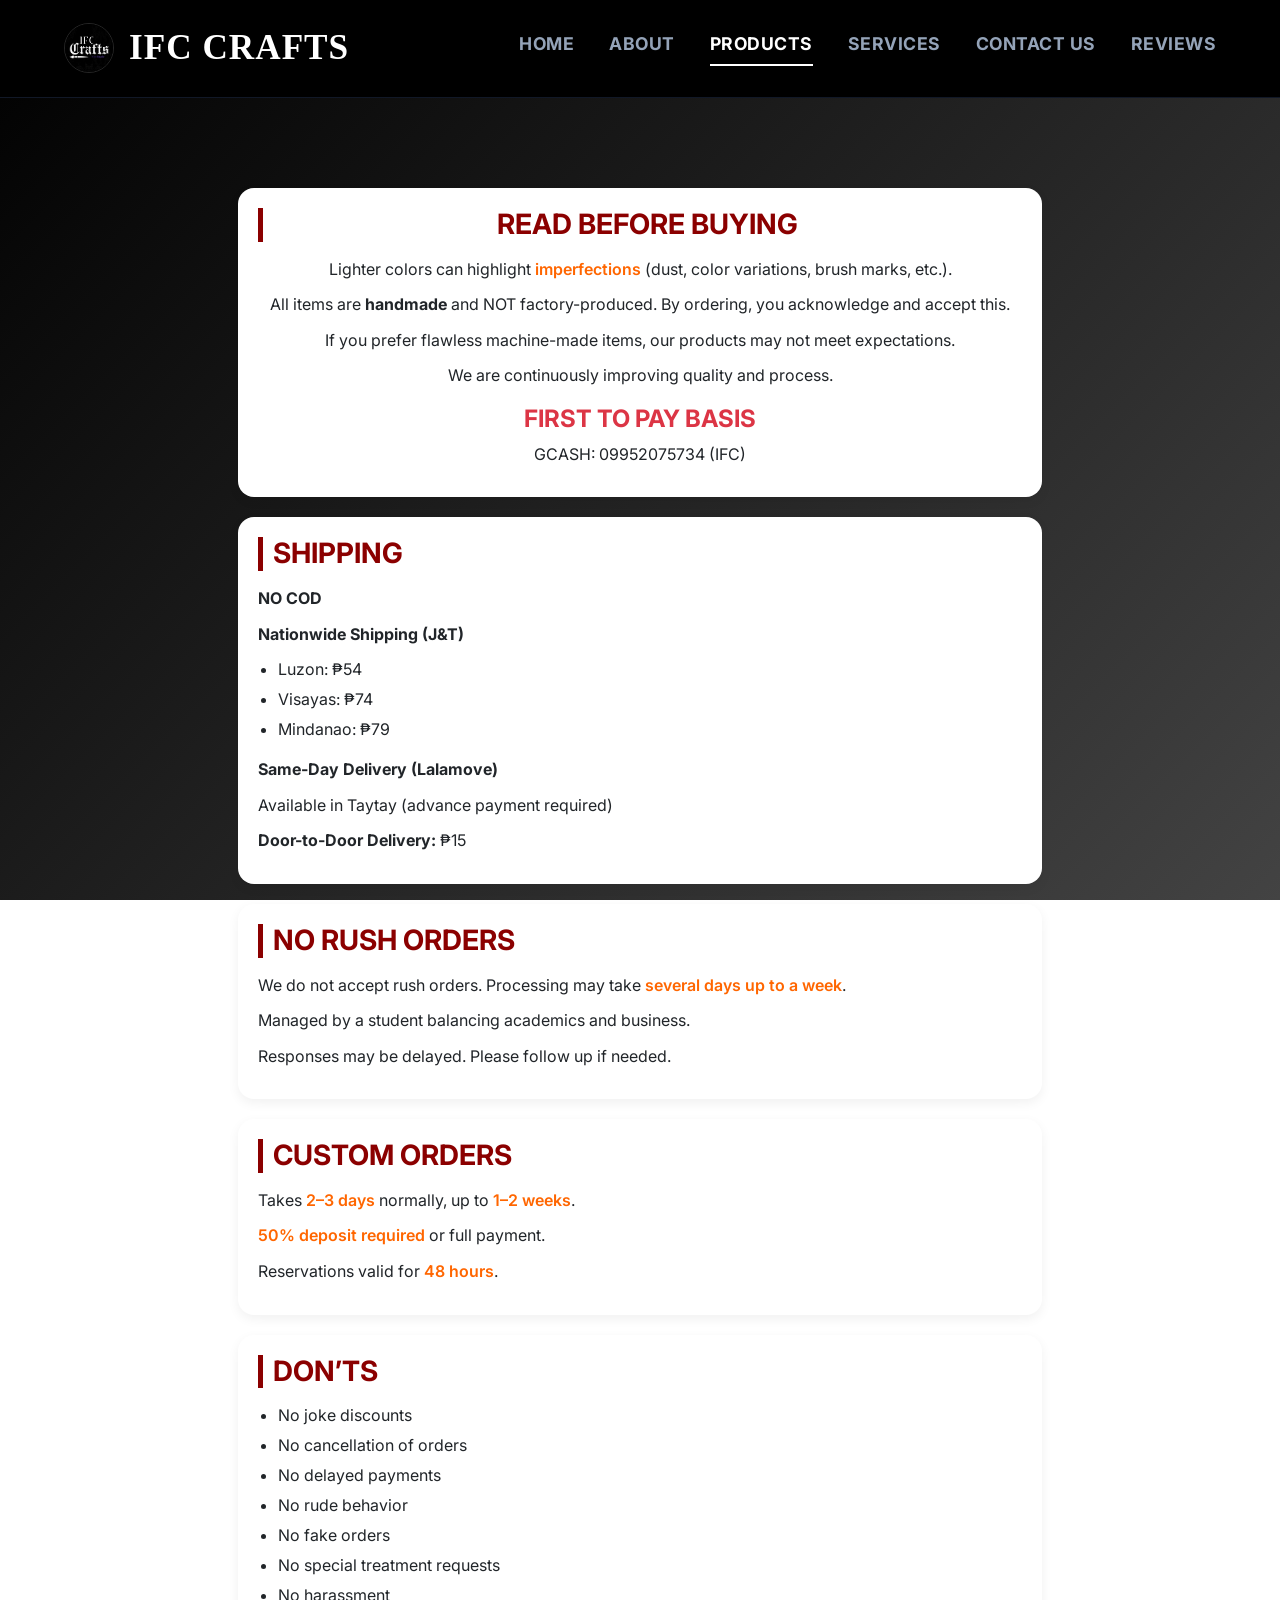
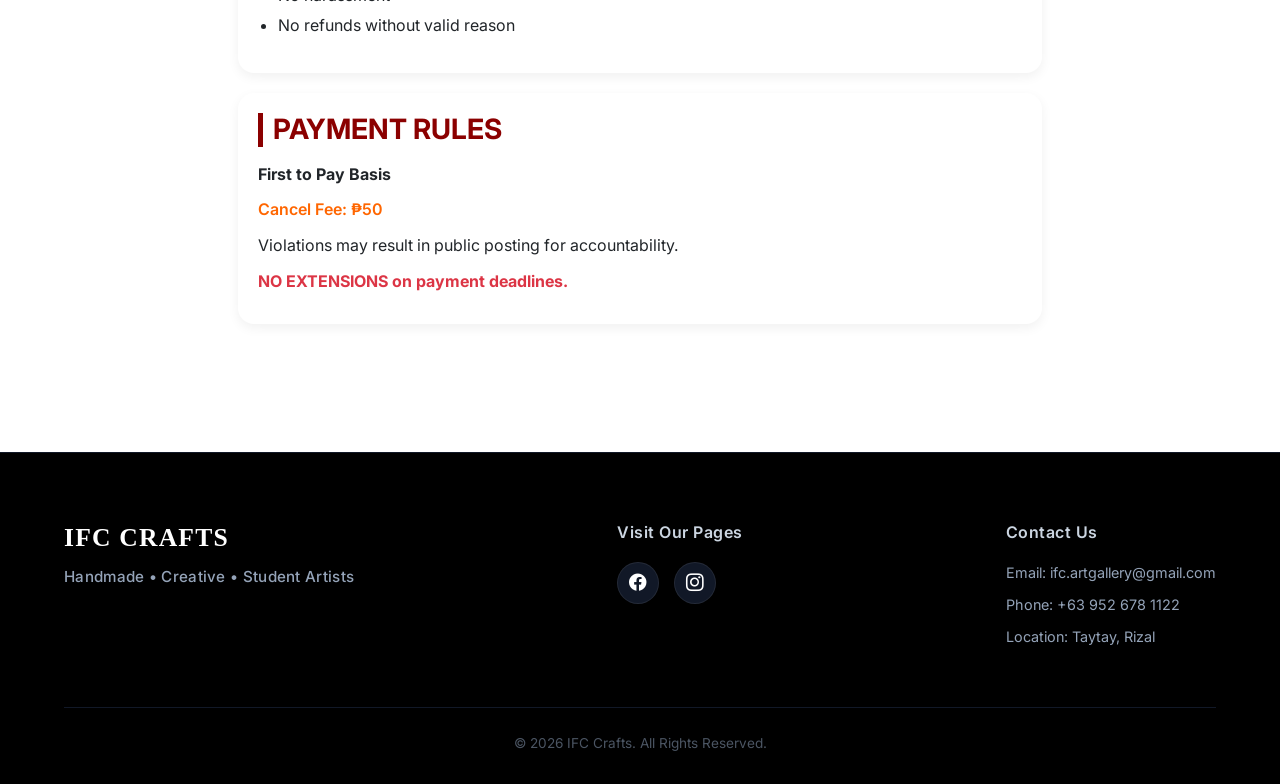
<file: terms.html>
<!DOCTYPE html>
<html lang="en">

<head>
    <meta charset="UTF-8">
    <meta name="viewport" content="width=device-width, initial-scale=1.0">
    <title>TERMS OF SERVICE</title>

    <link href="https://cdn.jsdelivr.net/npm/bootstrap@5.3.0/dist/css/bootstrap.min.css" rel="stylesheet">

    <link href="https://cdn.jsdelivr.net/npm/bootstrap-icons@1.10.5/font/bootstrap-icons.css" rel="stylesheet">
    <link rel="stylesheet" href="styles/terms.css">
</head>

<body>

<header class="navbar">
    <div class="nav-container">
        
        <div class="logo-area">
            <img src="images/ifc_crafts.jpg" alt="Logo" class="nav-logo">
            <span class="brand-name">IFC CRAFTS</span>
        </div>

        <input type="checkbox" id="menu-toggle" class="menu-toggle">

        <label for="menu-toggle" class="hamburger">
            <span></span>
            <span></span>
            <span></span>
        </label>

        <nav class="nav-links">
            <a href="index.html">HOME</a>
            <a href="index.html#about">ABOUT</a>
            <a href="products.html"  class="active" >PRODUCTS</a>
            <a href="services.html">SERVICES</a>
            <a href="index.html#contact">CONTACT US</a>
            <a href="reviews.html">REVIEWS</a>
        </nav>

    </div>
</header>


<main class="container px-3 px-md-4 px-lg-5 my-4 my-md-5" style="max-width: 900px;">


    <div class="section-box text-center">
        <h2 class="section-title">READ BEFORE BUYING</h2>

        <p>
            Lighter colors can highlight <span class="highlight">imperfections</span> 
            (dust, color variations, brush marks, etc.).
        </p>

        <p>
            All items are <strong>handmade</strong> and NOT factory-produced.
            By ordering, you acknowledge and accept this.
        </p>

        <p>
            If you prefer flawless machine-made items, our products may not meet expectations.
        </p>

        <p>We are continuously improving quality and process.</p>

        <h4 class="text-danger fw-bold mt-3">FIRST TO PAY BASIS</h4>
        <p>GCASH: 09952075734 (IFC)</p>
    </div>

    <div class="section-box">
        <h3 class="section-title">SHIPPING</h3>

        <p><strong>NO COD</strong></p>

        <p><strong>Nationwide Shipping (J&T)</strong></p>
        <ul>
            <li>Luzon: ₱54</li>
            <li>Visayas: ₱74</li>
            <li>Mindanao: ₱79</li>
        </ul>

        <p><strong>Same-Day Delivery (Lalamove)</strong></p>
        <p>Available in Taytay (advance payment required)</p>

        <p><strong>Door-to-Door Delivery:</strong> ₱15</p>
    </div>

    <div class="section-box">
        <h3 class="section-title">NO RUSH ORDERS</h3>

        <p>
            We do not accept rush orders. Processing may take 
            <span class="highlight">several days up to a week</span>.
        </p>

        <p>
            Managed by a student balancing academics and business.
        </p>

        <p>
            Responses may be delayed. Please follow up if needed.
        </p>
    </div>

    <div class="section-box">
        <h3 class="section-title">CUSTOM ORDERS</h3>

        <p>
            Takes <span class="highlight">2–3 days</span> normally,
            up to <span class="highlight">1–2 weeks</span>.
        </p>

        <p><span class="highlight">50% deposit required</span> or full payment.</p>
        <p>Reservations valid for <span class="highlight">48 hours</span>.</p>
    </div>

    <div class="section-box">
        <h3 class="section-title">DON’TS</h3>

        <ul>
            <li>No joke discounts</li>
            <li>No cancellation of orders</li>
            <li>No delayed payments</li>
            <li>No rude behavior</li>
            <li>No fake orders</li>
            <li>No special treatment requests</li>
            <li>No harassment</li>
            <li>No refunds without valid reason</li>
        </ul>
    </div>

    <div class="section-box">
        <h3 class="section-title">PAYMENT RULES</h3>

        <p><strong>First to Pay Basis</strong></p>
        <p class="highlight">Cancel Fee: ₱50</p>

        <p>
            Violations may result in public posting for accountability.
        </p>

        <p class="text-danger fw-bold">
            NO EXTENSIONS on payment deadlines.
        </p>
    </div>

</main>

<footer class="footer">
    <div class="footer-container">

        <div class="footer-brand">
            <h3>IFC CRAFTS</h3>
            <p>Handmade • Creative • Student Artists</p>
        </div>

        <div class="footer-socials">
            <h4>Visit Our Pages</h4>
            <div class="social-icons">
                <a href="https://www.facebook.com/jayruth1007" class="social-icon">
                    <i class="bi bi-facebook"></i>
                </a>
                <a href="#" class="social-icon">
                    <i class="bi bi-instagram"></i>
                </a>
            </div>
        </div>

        <div class="footer-contact">
            <h4>Contact Us</h4>
            <p>Email: ifc.artgallery@gmail.com</p>
            <p>Phone: +63 952 678 1122</p>
            <p>Location: Taytay, Rizal</p>
        </div>

    </div>

    <div class="footer-bottom">
        © 2026 IFC Crafts. All Rights Reserved.
    </div>
</footer>
<script src="https://cdn.jsdelivr.net/npm/bootstrap@5.3.0/dist/js/bootstrap.bundle.min.js"></script>
</body>
</html>
</file>
<file: styles/style.css>
@import url('https://fonts.googleapis.com/css2?family=Inter:wght@400;600;700;800&family=UnifrakturMaguntia&display=swap');
@import url('https://fonts.cdnfonts.com/css/the-seasons');

* {
    margin: 0;
    padding: 0;
    box-sizing: border-box;
    font-family: 'Inter', sans-serif; 
}

html {
    scroll-behavior: smooth;
    font-size: 16px; 
}

body {
    background-color: #ffffff; 
    color: #0f172a;       
    overflow-x: hidden; 
}

.gothic-title {
    font-family: 'UnifrakturMaguntia', 'Georgia', serif;
    font-size: 3rem;
    font-weight: normal;
    margin-bottom: 10px;
}

.highlight-text {
    background: linear-gradient(135deg, #0f172a 30%, #475569 100%);
    -webkit-background-clip: text;
    -webkit-text-fill-color: transparent;
}

.home-text h1 {
    font-weight: 800;
    letter-spacing: -1px;
    color: #0f172a;
}

.home-subtext {
    color: #475569 !important;
    font-weight: 400;
}

.text-black {
    color: #0f172a;
}

.glow-container {
    position: relative;
    border: 1px solid rgba(0, 0, 0, 0.06); 
    border-radius: 24px;
    box-shadow: 0 20px 40px -15px rgba(0, 0, 0, 0.1);
    transition: transform 0.5s ease, box-shadow 0.5s ease;
}

.glow-container:hover {
    box-shadow: 0 30px 50px -15px rgba(0, 0, 0, 0.15);
}

.premium-fade-up, .premium-scale-in {
    opacity: 0;
    will-change: transform, opacity, filter;
    filter: blur(12px); 
    transition: opacity 1.5s cubic-bezier(0.16, 1, 0.3, 1), 
                transform 1.5s cubic-bezier(0.16, 1, 0.3, 1), 
                filter 1.3s cubic-bezier(0.16, 1, 0.3, 1);
}

.premium-fade-up { transform: translateY(70px); }
.premium-scale-in { transform: scale(0.9) translateY(30px); }

.link-delay-1 { transition-delay: 0.15s; }
.link-delay-2 { transition-delay: 0.3s; }
.link-delay-3 { transition-delay: 0.45s; }

.reveal.active-scroll .premium-fade-up,
.reveal.active-scroll .premium-scale-in {
    opacity: 1;
    filter: blur(0);
    transform: translateY(0) scale(1);
}

.navbar {
    background-color: #000000;
    padding: 22px 5%;
    position: fixed;
    top: 0;
    left: 0;
    width: 100%;
    z-index: 1000;
    border-bottom: 1px solid #111827;
}

.nav-container {
    display: flex;
    justify-content: space-between;
    align-items: center;
    max-width: 1200px;
    margin: 0 auto;
    width: 100%;
}

.logo-area {
    display: flex;
    align-items: center;
    gap: 15px;
}

.nav-logo {
    width: 50px;
    height: 50px;
    border-radius: 50%;
    border: 1px solid rgba(255,255,255,0.15);
}

.brand-name {
    font-family: 'The Seasons', serif;
    font-size: 2.2rem;
    font-weight: 800;
    letter-spacing: 1px;
    color: #ffffff;
}

.nav-links {
    display: flex;
    align-items: center;
}

.nav-links a {
    font-family: 'Inter', sans-serif; 
    color: #94a3b8;
    text-decoration: none;
    margin-left: 35px;
    font-size: 1.1rem;
    font-weight: 700;
    letter-spacing: 0.5px;
    transition: color 0.3s ease;
    border-bottom: 2px solid transparent;
    padding-bottom: 6px;
}

.nav-links a:hover {
    color: #ffffff;
}

.nav-links a.active {
    color: #ffffff;            
    font-weight: 800;
    border-bottom: 2px solid #ffffff; 
}

.menu-toggle { 
    display: none; 
}

.hamburger {
    display: none;
    flex-direction: column;
    justify-content: space-between;
    width: 26px;
    height: 18px;
    cursor: pointer;
    z-index: 1010;
}

.hamburger span {
    display: block;
    height: 2px;
    width: 100%;
    background-color: #ffffff; 
    border-radius: 2px;
    transition: all 0.3s ease;
}

.main-wrapper {
    background-color: #ffffff;
    width: 100%;
}

.section-container {
    max-width: 1200px;
    margin: 0 auto;
    padding: 160px 5%; 
    display: flex;
    align-items: center;
    justify-content: space-between;
    width: 100%;
}

.section-divider {
    border: 0;
    height: 1px;
    background: linear-gradient(90deg, transparent, rgba(0, 0, 0, 0.06) 50%, transparent);
    width: 100%;
}

.home-section { gap: 80px; }
.home-text { flex: 1.1; }
.home-text h1 {
    font-size: 3rem;
    line-height: 1.2;
    margin-bottom: 24px;
}
.home-text p {
    font-size: 1.2rem;
    line-height: 1.7;
}

.carousel-wrapper.single-card-carousel {
    position: relative;
    flex: 1; 
    max-width: 450px; 
    width: 100%;
}

.single-card-carousel .carousel-track-container {
    width: 100%;
    overflow: hidden; 
    border-radius: 23px;
}

.single-card-carousel .carousel-track {
    display: flex;
    width: 100%;
}

.single-card-carousel .product-card {
    flex: 0 0 100%; 
    background: #f8fafc; 
}

.single-card-carousel .card-image-wrapper {
    width: 100%;
    height: 450px; 
    overflow: hidden;
}

.single-card-carousel .card-img {
    width: 100%;
    height: 100%;
    object-fit: cover;
    transition: transform 1.2s cubic-bezier(0.16, 1, 0.3, 1);
}

.single-card-carousel .product-card:hover .card-img {
    transform: scale(1.08);
}

.single-card-carousel .card-info {
    padding: 26px;
    text-align: center;
    border-top: 1px solid rgba(0, 0, 0, 0.04);
}

.single-card-carousel .card-info h4 {
    font-size: 1.4rem;
    margin-bottom: 6px;
    color: #0f172a;
}

.single-card-carousel .card-info p {
    font-size: 1rem;
    color: #475569;
}

.about-section { 
    gap: 80px; 
}
.about-logo-wrapper { 
    flex: 1; 
    display: flex; 
    justify-content: center; 
}
.about-big-logo {
    width: 350px;
    height: 350px;
    border-radius: 50%;
    object-fit: cover;
}
.about-text { flex: 1.3; }
.about-text .subtitle {
    color: #0f172a;
    font-size: 0.95rem;
    font-weight: 700;
    text-transform: uppercase;
    letter-spacing: 2px;
    margin-bottom: 25px;
}
.about-text h3 {
    font-size: 1.7rem;
    margin-bottom: 18px;
    font-weight: 700;
}
.about-text .description {
    font-size: 1.1rem;
    line-height: 1.8;
    color: #334155;
    text-align: justify;
}

.generic-future-section {
    flex-direction: column;
    gap: 40px;
}

.center-heading-wrapper {
    text-align: center;
}

.center-heading-wrapper .subtitle {
    color: #475569;
    font-size: 1.05rem;
    margin-top: 5px;
}

.future-placeholder-grid {
    width: 100%;
    max-width: 900px;
    background-color: #f8fafc;
    border: 1px dashed rgba(0, 0, 0, 0.12);
    border-radius: 28px;
    padding: 60px 4%;
    text-align: center;
    display: flex;
    justify-content: center;
    align-items: center;
}

.placeholder-item i {
    font-size: 3.5rem;
    color: #94a3b8;
    margin-bottom: 20px;
}

.placeholder-item h3 {
    font-size: 1.6rem;
    color: #0f172a;
    margin-bottom: 12px;
    font-weight: 700;
}

.placeholder-item p {
    font-size: 1.05rem;
    color: #64748b;
    line-height: 1.7;
    max-width: 600px;
    margin: 0 auto;
}

.contact-section { flex-direction: column; gap: 50px; }
.center-text { text-align: center; }

.form-glow {
    border: 1px solid rgba(0,0,0,0.05);
    box-shadow: 0 30px 60px -15px rgba(0,0,0,0.08);
}

.form-container {
    background: #f8fafc; 
    width: 100%;
    max-width: 620px;
    padding: 50px 6%;
    border-radius: 28px;
}

.input-group { margin-bottom: 25px; }
.input-group label {
    display: block;
    font-weight: 700;
    color: #475569;
    margin-bottom: 10px;
    font-size: 0.85rem;
    text-transform: uppercase;
    letter-spacing: 1px;
}

.input-group input, 
.input-group textarea {
    width: 100%;
    padding: 16px 20px;
    border: 1px solid rgba(0, 0, 0, 0.08);
    border-radius: 14px;
    background-color: #ffffff;
    color: #0f172a;
    font-size: 1rem;
    outline: none;
    transition: border-color 0.3s, box-shadow 0.3s;
}

.input-group input:focus, 
.input-group textarea:focus {
    border-color: #000000;
    box-shadow: 0 0 12px rgba(0,0,0,0.05);
}

.input-group textarea { resize: none; }

.submit-btn {
    display: flex;
    align-items: center;
    justify-content: center;
    width: 100%;
    max-width: 260px;
    margin: 15px auto 0 auto;
    padding: 16px;
    background: #000000; 
    color: #ffffff;
    border: none;
    border-radius: 30px;
    font-size: 0.95rem;
    font-weight: 800;
    cursor: pointer;
    transition: transform 0.3s ease, box-shadow 0.3s ease, background 0.3s ease;
}

.submit-btn:hover {
    background: #1e293b;
    transform: translateY(-2px);
    box-shadow: 0 12px 24px rgba(0, 0, 0, 0.15);
}

.footer {
    background-color: #000000;
    padding: 70px 5% 30px 5%;
    border-top: 1px solid #111827;
    width: 100%;
    color: #ffffff;
}

.footer-container {
    max-width: 1200px;
    margin: 0 auto;
    display: flex;
    justify-content: space-between;
    align-items: flex-start;
    flex-wrap: wrap;
    gap: 40px;
}

.footer-brand h3 {
    font-size: 1.4rem;
    margin-bottom: 12px;
    letter-spacing: 1px;
}

.footer-brand p { color: #94a3b8; font-size: 0.9rem; }
.footer-socials h4 { margin-bottom: 20px; font-size: 1rem; color: #cbd5e1; letter-spacing: 0.5px;}

.social-icons { display: flex; gap: 15px; }
.social-icon {
    width: 42px;
    height: 42px;
    border-radius: 50%;
    display: flex;
    align-items: center;
    justify-content: center;
    color: #ffffff;
    font-size: 1.1rem;
    text-decoration: none;
    background-color: #111827;
    border: 1px solid rgba(255,255,255,0.08);
    transition: transform 0.3s, background-color 0.3s, color 0.3s;
}
.social-icon:hover { transform: translateY(-3px); background-color: #ffffff; color: #000000; }

.footer-contact h4 { margin-bottom: 20px; font-size: 1rem; color: #cbd5e1; }
.footer-contact p { color: #94a3b8; font-size: 0.9rem; margin-bottom: 10px; }

.footer-bottom {
    max-width: 1200px;
    margin: 50px auto 0 auto;
    padding-top: 25px;
    border-top: 1px solid #111827;
    text-align: center;
    color: #4b5563;
    font-size: 0.85rem;
}

@media (max-width: 992px) {
    .home-section { flex-direction: column; text-align: center; gap: 50px; }
    .home-text h1 { font-size: 2.5rem; }
    .carousel-wrapper.single-card-carousel { max-width: 400px; }
    .single-card-carousel .card-image-wrapper { height: 400px; }
    .about-section { flex-direction: column; text-align: center; gap: 50px; }
    .about-text .description { text-align: center; }
    .premium-fade-up { transform: translateY(40px); }
}

@media (max-width: 768px) {
    .navbar { padding: 15px 20px; }
    
    .hamburger { 
        display: flex; 
    }
    
    .nav-links {
        position: absolute;
        top: calc(100% + 1px);
        right: 0;
        width: 100%;
        background-color: #000000;
        flex-direction: column;
        align-items: center;
        padding: 30px 0;
        border-bottom: 1px solid #111827;
        opacity: 0;
        transform: translateY(-10px);
        pointer-events: none;
        transition: opacity 0.3s ease, transform 0.3s ease;
    }
    
    .nav-links a { margin: 12px 0; padding: 0; font-size: 1rem; color: #94a3b8;}
    .nav-links a:hover { color: #ffffff; }
    .nav-links a.active { border-bottom: none; color: #ffffff; font-weight: 800; }
    
    .menu-toggle:checked ~ .nav-links { opacity: 1; transform: translateY(0); pointer-events: auto; }
    
    .menu-toggle:checked ~ .hamburger span:nth-child(1) { transform: translateY(8px) rotate(45deg); }
    .menu-toggle:checked ~ .hamburger span:nth-child(2) { opacity: 0; }
    .menu-toggle:checked ~ .hamburger span:nth-child(3) { transform: translateY(-8px) rotate(-45deg); }
    
    .section-container { padding: 100px 20px; }
    .gothic-title { font-size: 2.3rem; }
    .footer-container { flex-direction: column; text-align: center; align-items: center; gap: 40px; }
}

@media (max-width: 480px) {
    .brand-name { font-size: 2.2rem; }
    .home-text h1 { font-size: 2rem; }
    .carousel-wrapper.single-card-carousel { max-width: 290px; }
    .single-card-carousel .card-image-wrapper { height: 290px; }
}

.reviews-page-layout {
    display: flex;
    align-items: flex-start;
    justify-content: space-between;
    gap: 60px;
}

.review-form-wrapper {
    flex: 1;
    position: sticky;
    top: 130px; 
}

.reviews-feed-wrapper {
    flex: 1.2;
    width: 100%;
}

.reviews-feed {
    display: flex;
    flex-direction: column;
    gap: 20px;
    max-height: 700px;
    overflow-y: auto;
    padding-right: 10px;
}

.reviews-feed::-webkit-scrollbar {
    width: 6px;
}
.reviews-feed::-webkit-scrollbar-track {
    background: transparent;
}
.reviews-feed::-webkit-scrollbar-thumb {
    background: #cbd5e1;
    border-radius: 10px;
}

.review-card {
    background: #f8fafc;
    padding: 24px;
    border-radius: 18px !important;
}

.review-card.user-submitted {
    animation: slideInHighlighter 0.6s cubic-bezier(0.16, 1, 0.3, 1) forwards;
    border-left: 3px solid #000000;
}

.review-header {
    display: flex;
    justify-content: space-between;
    align-items: flex-start;
    margin-bottom: 14px;
}

.reviewer-name {
    font-size: 1.15rem;
    font-weight: 700;
    color: #0f172a;
}

.reviewed-product {
    font-size: 0.85rem;
    color: #64748b;
    display: block;
    margin-top: 2px;
}

.review-stars {
    color: #f59e0b;
    font-size: 0.95rem;
}

.review-text {
    font-size: 0.95rem;
    line-height: 1.6;
    color: #334155;
    text-align: justify;
}

/* Rating Star Option Elements Layout */
.rating-select {
    display: flex;
    flex-wrap: wrap; 
    gap: 10px;       
    margin-top: 5px;
}

.rating-select input[type="radio"] {
    display: none;
}

.rating-select label {
    background: #ffffff;
    border: 1px solid rgba(0, 0, 0, 0.08);
    padding: 8px 16px;
    border-radius: 10px;
    cursor: pointer;
    font-weight: 600 !important;
    font-size: 0.9rem !important;
    color: #64748b !important;
    transition: all 0.2s ease;
}

.rating-select input[type="radio"]:checked + label {
    background: #000000;
    color: #ffffff !important;
    border-color: #000000;
}



@keyframes slideInHighlighter {
    0% { opacity: 0; transform: translateY(-20px); filter: blur(4px); }
    100% { opacity: 1; transform: translateY(0); filter: blur(0); }
}

@media (max-width: 768px) {

    .navbar { padding: 15px 20px; }

    .hamburger { display: flex; }

    .nav-links {
        position: absolute;
        top: calc(100% + 1px);
        left: 0;
        width: 100%;
        background-color: #000000;
        flex-direction: column;
        align-items: center;
        padding: 30px 0;
        border-bottom: 1px solid #111827;

        opacity: 0;
        transform: translateY(-10px);
        pointer-events: none;
        transition: 0.3s;
    }
     .nav-links a.active {
    color: #ffffff;
    font-weight: 800;
    border-bottom: 2px solid #ffffff; 
}

    .nav-links a {
        margin: 14px 0;
        font-size: 1.1rem;
        font-weight: 700;
        letter-spacing: 0.5px;
        color: #94a3b8;

        border-bottom: 2px solid transparent; 
        padding-bottom: 6px;
        transition: color 0.3s ease;
    }

}
</file>
<file: styles/services.css>
@import url('https://fonts.googleapis.com/css2?family=Inter:wght@400;600;700;800&family=UnifrakturMaguntia&display=swap');
@import url('https://fonts.cdnfonts.com/css/the-seasons');

* {
    margin: 0;
    padding: 0;
    box-sizing: border-box;
    font-family: 'Inter', sans-serif; 
}

html {
    scroll-behavior: smooth;
    font-size: 16px; 
}

body {
    background-color: #ffffff; 
    color: #0f172a;    
    overflow-x: hidden; 
    padding-top: 140px;
}

.gothic-title {
    font-family: 'UnifrakturMaguntia', 'Georgia', serif;
    font-size: 3rem;
    font-weight: normal;
    margin-bottom: 10px;
}

.highlight-text {
    background: linear-gradient(135deg, #0f172a 30%, #475569 100%);
    -webkit-background-clip: text;
    -webkit-text-fill-color: transparent;
}

.text-black {
    color: #0f172a;
}

.glow-container {
    position: relative;
    border: 1px solid rgba(0, 0, 0, 0.06); 
    border-radius: 24px;
    box-shadow: 0 20px 40px -15px rgba(0, 0, 0, 0.1);
    transition: transform 0.5s ease, box-shadow 0.5s ease;
}

.glow-container:hover {
    box-shadow: 0 30px 50px -15px rgba(0, 0, 0, 0.15);
}

.navbar {
    background-color: #000000;
    padding: 22px 5%;
    position: fixed;
    top: 0;
    left: 0;
    width: 100%;
    z-index: 1000;
    border-bottom: 1px solid #111827;
}

.nav-container {
    display: flex;
    justify-content: space-between;
    align-items: center;
    max-width: 1200px;
    margin: 0 auto;
    width: 100%;
}

.logo-area {
    display: flex;
    align-items: center;
    gap: 15px;
}

.nav-logo {
    width: 50px;
    height: 50px;
    border-radius: 50%;
    border: 1px solid rgba(255,255,255,0.15);
}

.brand-name {
    font-family: 'The Seasons', serif;
    font-size: 2.2rem;
    font-weight: 800;
    letter-spacing: 1px;
    color: #ffffff;
}

.nav-links {
    display: flex;
    align-items: center;
}

.nav-links a {
    font-family: 'Inter', sans-serif; 
    color: #94a3b8;
    text-decoration: none;
    margin-left: 35px;
    font-size: 1.1rem;
    font-weight: 700;
    letter-spacing: 0.5px;
    transition: color 0.3s ease;
    border-bottom: 2px solid transparent;
    padding-bottom: 6px;
}

.nav-links a:hover {
    color: #ffffff;
}

.nav-links a.active {
    color: #ffffff;            
    font-weight: 800;
    border-bottom: 2px solid #ffffff; 
}

.menu-toggle { 
    display: none; 
}

.hamburger {
    display: none;
    flex-direction: column;
    justify-content: space-between;
    width: 26px;
    height: 18px;
    cursor: pointer;
    z-index: 1010;
}

.hamburger span {
    display: block;
    height: 2px;
    width: 100%;
    background-color: #ffffff; 
    border-radius: 2px;
    transition: all 0.3s ease;
}

#hellobar-bar {
    font-family: 'Inter', sans-serif;
    width: 100%;
    position: fixed;
    top: 95px;
    left: 0;
    z-index: 999;
    background-color: #d7bbfa;
    color: #000000;
    padding: 10px 50px 10px 20px;
    display: flex;
    justify-content: center;
    align-items: center;
    box-shadow: 0 2px 10px rgba(0,0,0,0.08);
}

#hellobar-bar p {
    margin: 0;
    font-size: 14px;
    font-weight: 600;
}

.hb-close-wrapper {
    position: absolute;
    right: 20px;
}

.hb-close-wrapper .icon-close {
    color: #000000;
    font-size: 16px;
    text-decoration: none;
    opacity: 0.7;
    transition: opacity 0.3s ease;
}

.hb-close-wrapper .icon-close:hover {
    opacity: 1;
}

.main-wrapper {
    background-color: #ffffff;
    width: 100%;
}

.section-container {
    max-width: 1200px;
    margin: 0 auto;
    padding: 160px 5%; 
    display: flex;
    align-items: center;
    justify-content: space-between;
    width: 100%;
}


.reminders-section .section-container {
    padding-top: 40px;
    padding-bottom: 120px;
}

.section-divider {
    border: 0;
    height: 1px;
    background: linear-gradient(90deg, transparent, rgba(0, 0, 0, 0.06) 50%, transparent);
    width: 100%;
}

.reminders-wrapper {
    display: flex;
    flex-direction: column;
    gap: 35px;
}

.top-reminder-card,
.henna-card,
.tos-card {
    background: #ffffff;
    padding: 40px;
    border-radius: 28px;
    border: 1px solid rgba(0,0,0,0.06);
}

.notice-title {
    color: #d7bbfa; 
    font-weight: 800;
}

.henna-notice {
    margin-top: 18px;
    padding: 16px 18px;
    background: #f8fafc;
    border-left: 4px solid #d7bbfa;
    border-radius: 14px;
}

.henna-notice p {
    color: #334155;
    font-size: 0.92rem;
    line-height: 1.7;
}

.card-title {
    text-align: center;
    font-size: 1.7rem;
    font-weight: 800;
    color: #0f172a;
    margin-bottom: 35px;
}

.reminder-grid {
    display: grid;
    grid-template-columns: repeat(3, 1fr);
    gap: 22px;
}

.reminder-box {
    background: #f8fafc;
    border-radius: 20px;
    padding: 22px;
    transition: transform 0.3s ease;
}

.reminder-box:hover {
    transform: translateY(-4px);
}

.reminder-box span {
    display: block;
    font-size: 1rem;
    margin-bottom: 10px;
    color: #000000;
}

.reminder-box p {
    color: #334155;
    font-size: 0.95rem;
    line-height: 1.7;
}

.bottom-cards {
    display: grid;
    grid-template-columns: 1fr 1fr;
    gap: 35px;
}

.henna-info {
    display: flex;
    flex-direction: column;
    gap: 24px;
}

.henna-line {
    display: flex;
    align-items: flex-start;
    gap: 12px;
}

.henna-line span {
    color: #000000;
    font-size: 0.95rem;
    margin-top: 2px;
    flex-shrink: 0;
}

.henna-line p {
    color: #334155;
    line-height: 1.7;
}

.tos-card p {
    color: #334155;
    line-height: 1.9;
    margin-bottom: 18px;
    text-align: center;
}

.card-header {
    display: flex;
    align-items: center;
    justify-content: space-between;
    margin-bottom: 25px;
}

.card-header .card-title {
    margin-bottom: 0;
}

.collapse-btn {
    width: 42px;
    height: 42px;
    border-radius: 50%;
    border: none;
    background: #f1f5f9;
    color: #0f172a;
    cursor: pointer;
    font-size: 1rem;
    transition: all 0.3s ease;
}

.collapse-btn:hover {
    background: #000000;
    color: #ffffff;
}

.card-content {
    overflow: hidden;
    transition: max-height 0.4s ease, opacity 0.3s ease;
    max-height: 2000px;
    opacity: 1;
}


.collapsible-card.collapsed .card-content {
    max-height: 0;
    opacity: 0;
}

.collapsible-card.collapsed .collapse-btn i {
    transform: rotate(180deg);
}

@media (max-width: 992px) {

    .reminder-grid {
        grid-template-columns: 1fr 1fr;
    }

    .bottom-cards {
        grid-template-columns: 1fr;
    }
}

@media (max-width: 768px) {

    .top-reminder-card,
    .henna-card,
    .tos-card {
        padding: 30px 24px;
    }

    .card-title {
        font-size: 1.7rem;
    }

    .reminder-grid {
        grid-template-columns: 1fr;
    }
}

.footer {
    background-color: #000000; 
    padding: 70px 5% 30px 5%;
    border-top: 1px solid #111827;
    width: 100%;
    color: #ffffff;
}

.footer-container {
    max-width: 1200px;
    margin: 0 auto;
    display: flex;
    justify-content: space-between;
    align-items: flex-start;
    flex-wrap: wrap;
    gap: 40px;
}

.footer-brand h3 {
    font-size: 1.4rem;
    margin-bottom: 12px;
    letter-spacing: 1px;
}

.footer-brand p { color: #94a3b8; font-size: 0.9rem; }
.footer-socials h4 { margin-bottom: 20px; font-size: 1rem; color: #cbd5e1; letter-spacing: 0.5px;}

.social-icons { display: flex; gap: 15px; }
.social-icon {
    width: 42px;
    height: 42px;
    border-radius: 50%;
    display: flex;
    align-items: center;
    justify-content: center;
    color: #ffffff;
    font-size: 1.1rem;
    text-decoration: none;
    background-color: #111827;
    border: 1px solid rgba(255,255,255,0.08);
    transition: transform 0.3s, background-color 0.3s, color 0.3s;
}
.social-icon:hover { transform: translateY(-3px); background-color: #ffffff; color: #000000; }

.footer-contact h4 { margin-bottom: 20px; font-size: 1rem; color: #cbd5e1; }
.footer-contact p { color: #94a3b8; font-size: 0.9rem; margin-bottom: 10px; }

.footer-bottom {
    max-width: 1200px;
    margin: 50px auto 0 auto;
    padding-top: 25px;
    border-top: 1px solid #111827;
    text-align: center;
    color: #4b5563;
    font-size: 0.85rem;
}
.service-section {
    width: 100%;
    background: #ffffff;
}

.service-container {
    gap: 60px;
}

.service-text {
    flex: 1;
}

.service-title {
    font-size: 2.5rem;
    font-weight: 800;
    color: #0f172a;
    margin-bottom: 20px;
    line-height: 1.2;
}

.service-description {
    font-size: 1.05rem;
    color: #475569;
    line-height: 1.8;
    max-width: 500px;
}

.service-preview {
    flex: 1;
    overflow: hidden;
    border-radius: 24px;
}

.service-preview img {
    width: 100%;
    height: 500px;
    object-fit: cover;
    display: block;
    border-radius: 24px;
    transition: transform 0.5s ease;
}

.service-preview:hover img {
    transform: scale(1.05);
}

.reminders-section {
    width: 100%;
    background: #ffffff;
}

.reminders-container {
    padding: 50px;
    background: #f8fafc;
}

.reminders-content ul {
    list-style: none;
}

.reminders-content li {
    position: relative;
    padding-left: 30px;
    margin-bottom: 18px;
    color: #334155;
    font-size: 1rem;
    line-height: 1.7;
    font-weight: 500;
}

.reminders-content li::before {
    content: "•";
    position: absolute;
    left: 0;
    color: #000000;
    font-size: 1.3rem;
    top: -1px;
}

.reverse {
    flex-direction: row-reverse;
}



@media (max-width: 900px) {

    .reminders-layout {
        flex-direction: column;
    }

    .reminder-card,
    .henna-card {
        width: 100%;
        padding: 35px 28px;
    }

    .henna-title {
        font-size: 1.7rem;
    }
}

.gallery-section {
    padding: 80px 0;
    overflow: hidden;
}

.gallery-header {
    text-align: center;
    margin-bottom: 40px;
}

.gallery-header h2 {
    font-size: 1.6rem;
    font-weight: 700;
    color: #0f172a;
}

.carousel-wrapper {
    position: relative;
    width: 100%;
    overflow: hidden;
}

.carousel-track {
    display: flex;
    gap: 48px;
    width: auto;
    padding: 10px 80px;
    overflow-x: hidden;
    scrollbar-width: none; 
    scroll-behavior: auto;
    will-change: transform, scroll-left;
}

.carousel-track::-webkit-scrollbar {
    display: none;
}

.gallery-card {
    width: 240px;
    height: 360px;
    border-radius: 28px;
    overflow: hidden;
    flex-shrink: 0;
    background: #f8fafc;
    position: relative;
    will-change: transform;
}

.gallery-card img {
    width: 100%;
    height: 100%;
    object-fit: cover;
    display: block;
    transition: transform 0.4s ease;
}

.gallery-card:hover img {
    transform: scale(1.05);
}

.carousel-btn {
    position: absolute;
    top: 50%;
    transform: translateY(-50%);
    z-index: 20;

    width: 52px;
    height: 52px;
    border-radius: 50%;

    border: none;
    background: rgba(0,0,0,0.75);

    color: white;
    cursor: pointer;

    display: flex;
    align-items: center;
    justify-content: center;

    transition: all 0.3s ease;
}

.carousel-btn:hover {
    background: #000000;
    transform: translateY(-50%) scale(1.08);
}

.carousel-btn.prev {
    left: 15px;
}

.carousel-btn.next {
    right: 15px;
}

.hamburger {
    position: relative;
    width: 26px;
    height: 18px;
}

.hamburger span {
    position: absolute;
    left: 0;
    width: 100%;
    height: 2px;
    background-color: #ffffff;
    border-radius: 2px;
    transition: all 0.3s ease;
}

.hamburger span:nth-child(1) { top: 0; }
.hamburger span:nth-child(2) { top: 8px; }
.hamburger span:nth-child(3) { top: 16px; }

@media (max-width: 768px) {
    .navbar { padding: 15px 20px; }

#hellobar-bar {
        top: 75px; 
    }

    body {
        padding-top: 120px; 
    }

    .hamburger { display: flex; }

    .menu-toggle:checked + .hamburger span:nth-child(1) {
    top: 8px;
    transform: rotate(45deg);
}

.menu-toggle:checked + .hamburger span:nth-child(2) {
    opacity: 0;
}

.menu-toggle:checked + .hamburger span:nth-child(3) {
    top: 8px;
    transform: rotate(-45deg);
}


    .nav-links {
        position: absolute;
        top: calc(100% + 1px);
        width: 100%;
        left: 0;
        background-color: #000000;
        flex-direction: column;
        align-items: center;
        padding: 30px 0;
        border-bottom: 1px solid #111827;
        opacity: 0;
        transform: translateY(-10px);
        pointer-events: none;
        transition: 0.3s;
    }

    .nav-links a {
        margin: 12px 0;
    }

    .menu-toggle:checked ~ .nav-links {
        opacity: 1;
        transform: translateY(0);
        pointer-events: auto;
    }

    .footer-container {
        flex-direction: column;
        align-items: center;
        text-align: center;
        gap: 40px;
    }

    .social-icons {
        justify-content: center;
    }

    .footer-contact p {
        justify-content: center;
    }
}
</file>
<file: styles/terms.css>
@import url('https://fonts.googleapis.com/css2?family=Inter:wght@400;600;700;800&display=swap');
@import url('https://fonts.cdnfonts.com/css/the-seasons');

* {
    margin: 0;
    padding: 0;
    box-sizing: border-box;
    font-family: 'Inter', sans-serif;
}

html, body {
    height: 100%;
}

body {
    display: flex;
    flex-direction: column;
    min-height: 100vh;

    background: linear-gradient(135deg, #000000, #434343);
    background-attachment: fixed;
}

.navbar {
    background-color: #000000;
    padding: 22px 5%;
    position: fixed;
    top: 0;
    left: 0;
    width: 100%;
    z-index: 1000;
    border-bottom: 1px solid #111827;
}

.nav-container {
    display: flex;
    justify-content: space-between;
    align-items: center;
    max-width: 1200px;
    margin: 0 auto;
    width: 100%;
}

.logo-area {
    display: flex;
    align-items: center;
    gap: 15px;
}

.nav-logo {
    width: 50px;
    height: 50px;
    border-radius: 50%;
    border: 1px solid rgba(255,255,255,0.15);
}

.brand-name {
    font-family: 'The Seasons', serif;
    font-size: 2.2rem;
    font-weight: 800;
    letter-spacing: 1px;
    color: #ffffff;
}

.nav-links {
    display: flex;
    align-items: center;
}

.nav-links a {
    color: #94a3b8;
    text-decoration: none;
    margin-left: 35px;
    font-size: 1.1rem;
    font-weight: 700;
    letter-spacing: 0.5px;
    border-bottom: 2px solid transparent;
    padding-bottom: 6px;
    transition: 0.3s;
}

.nav-links a:hover {
    color: #ffffff;
}

.nav-links a.active {
    color: #ffffff;
    border-bottom: 2px solid #ffffff;
}

.menu-toggle {
    display: none;
}

.hamburger {
    display: none;
    flex-direction: column;
    justify-content: space-between;
    width: 26px;
    height: 18px;
    cursor: pointer;
    z-index: 1010;
}

.hamburger span {
    height: 2px;
    width: 100%;
    background: #ffffff;
    display: block;
    border-radius: 2px;
}

main {
    flex: 1;
    padding-top: 140px;
}

.section-box {
    background: #ffffff;
    border-radius: 16px;
    padding: 20px;
    margin-bottom: 20px;
    box-shadow: 0 4px 12px rgba(0,0,0,0.06);
}

.section-title {
    color: #8b0000;
    font-weight: 700;
    font-size: clamp(20px, 4vw, 28px);
    margin-bottom: 15px;
    border-left: 5px solid #8b0000;
    padding-left: 10px;
}

.highlight {
    color: #ff6600;
    font-weight: 600;
}

.section-box p {
    line-height: 1.6;
    margin-bottom: 10px;
}

.section-box ul {
    padding-left: 20px;
}

.section-box ul li {
    margin-bottom: 6px;
}

.footer {
    background-color: #000000;
    padding: 70px 5% 30px 5%;
    border-top: 1px solid #111827;
    width: 100%;
    color: #ffffff;
    margin-top: 60px;
}

.footer-container {
    max-width: 1200px;
    margin: 0 auto;
    display: flex;
    justify-content: space-between;
    align-items: flex-start;
    flex-wrap: wrap;
    gap: 40px;
}

/* BRAND */
.footer-brand h3 {
    font-family: 'The Seasons', serif;  
    font-size: 1.6rem;                   
    font-weight: 700;
    letter-spacing: 1.2px;            
    color: #ffffff;
    margin-bottom: 12px;
}
.footer-brand p {
    color: #94a3b8;
    font-size: 0.95rem;
    font-weight: 500;
    letter-spacing: 0.3px;
}

.footer-socials h4,
.footer-contact h4 {
    margin-bottom: 20px;
    font-size: 1rem;
    color: #cbd5e1;
    letter-spacing: 0.5px;
    font-weight: 600;
}

.social-icons {
    display: flex;
    gap: 15px;
}

.social-icon {
    width: 42px;
    height: 42px;
    border-radius: 50%;
    display: flex;
    align-items: center;
    justify-content: center;
    color: #ffffff;
    font-size: 1.1rem;
    text-decoration: none;
    background-color: #111827;
    border: 1px solid rgba(255,255,255,0.08);
    transition: 0.3s;
}

.social-icon:hover {
    transform: translateY(-3px);
    background-color: #ffffff;
    color: #000000;
}


.footer-contact p {
    color: #94a3b8;
    font-size: 0.9rem;
    margin-bottom: 10px;
    display: flex;
    align-items: center;
    gap: 6px;
}

.footer-bottom {
    max-width: 1200px;
    margin: 50px auto 0 auto;
    padding-top: 25px;
    border-top: 1px solid #111827;
    text-align: center;
    color: #4b5563;
    font-size: 0.85rem;
}

@media (max-width: 768px) {

    .navbar {
        padding: 15px 20px;
    }

    .hamburger {
        display: flex;
    }

    .nav-links {
        position: absolute;
        top: calc(100% + 1px);
        left: 0;
        width: 100%;
        background-color: #000000;

        flex-direction: column;
        align-items: center;
        padding: 30px 0;

        border-bottom: 1px solid #111827;

        opacity: 0;
        transform: translateY(-10px);
        pointer-events: none;
    }

    .menu-toggle:checked ~ .nav-links {
        opacity: 1;
        transform: translateY(0);
        pointer-events: auto;
    }

    .nav-links a {
        margin: 14px 0;
        font-size: 1.1rem;
    }


    .footer-container {
        flex-direction: column;
        align-items: center;
        text-align: center;
    }

    .social-icons {
        justify-content: center;
    }

    .footer-contact p {
        justify-content: center;
    }
}
</file>
